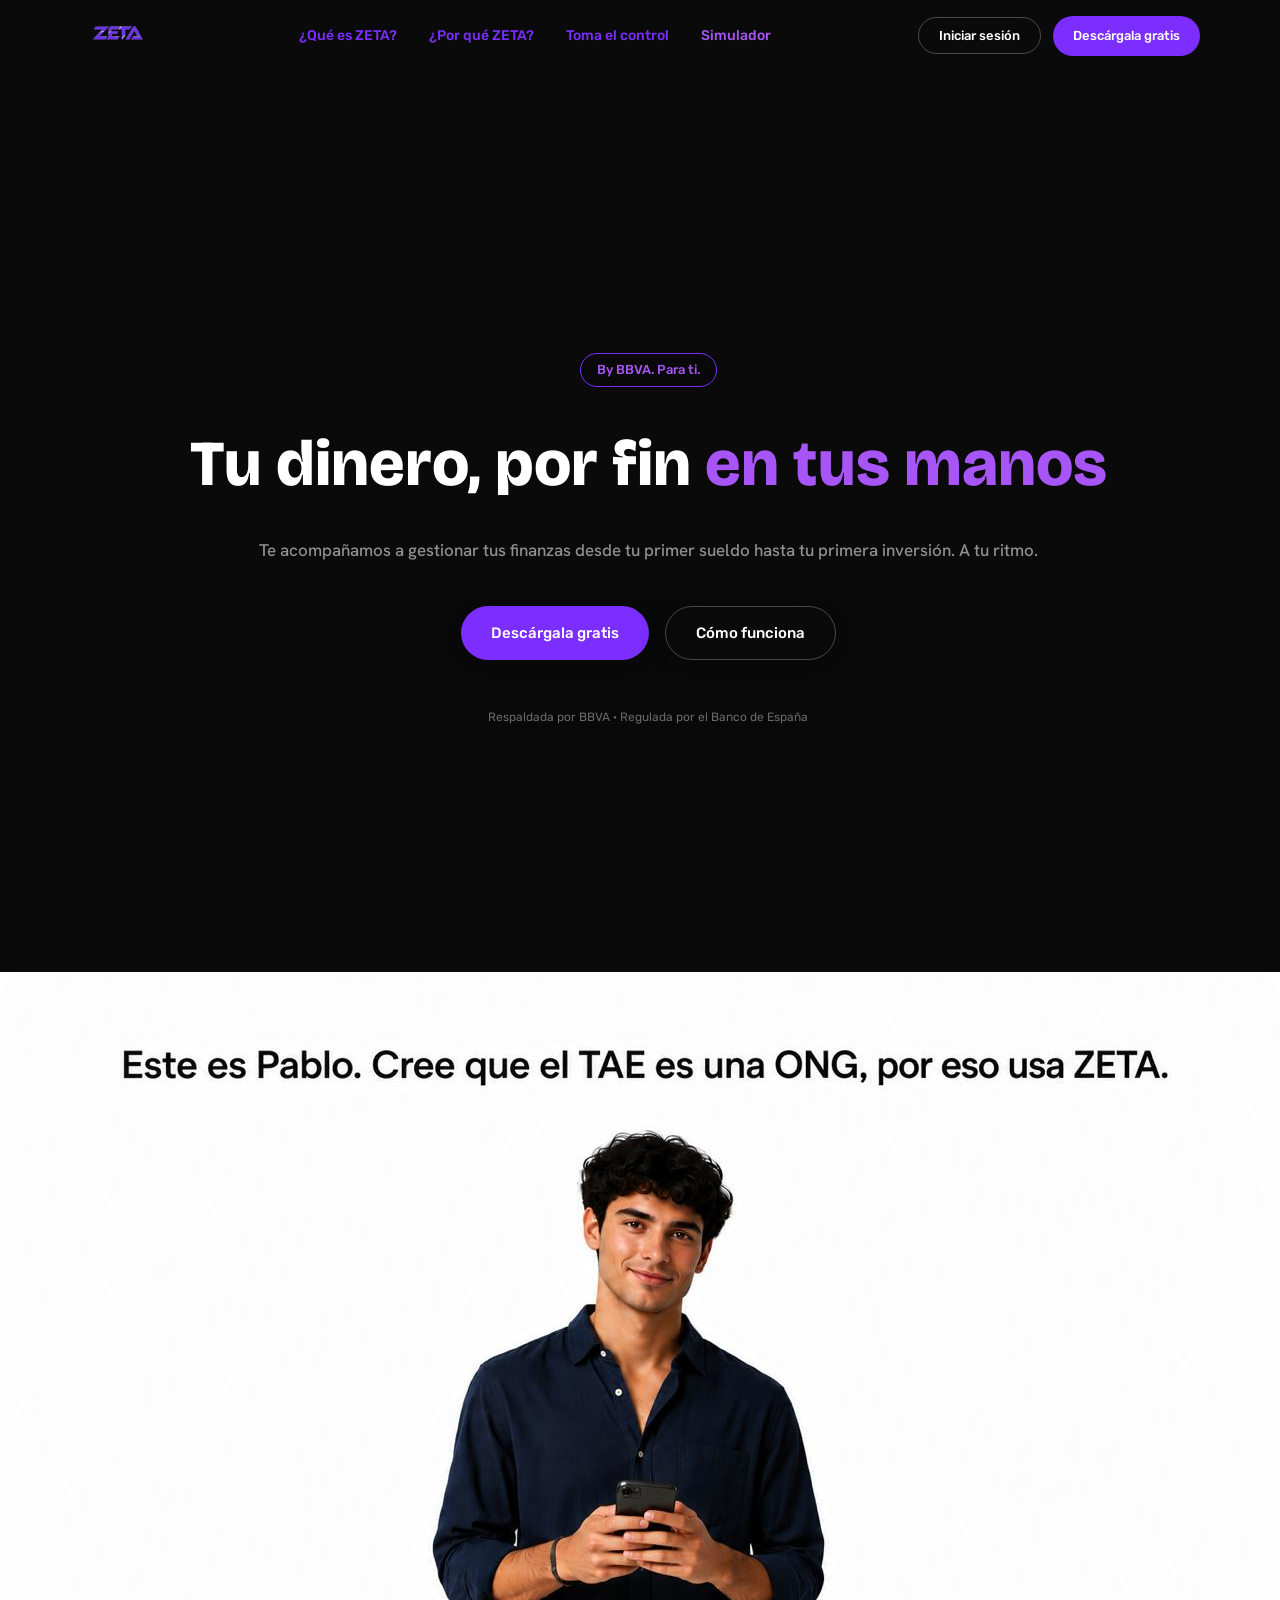
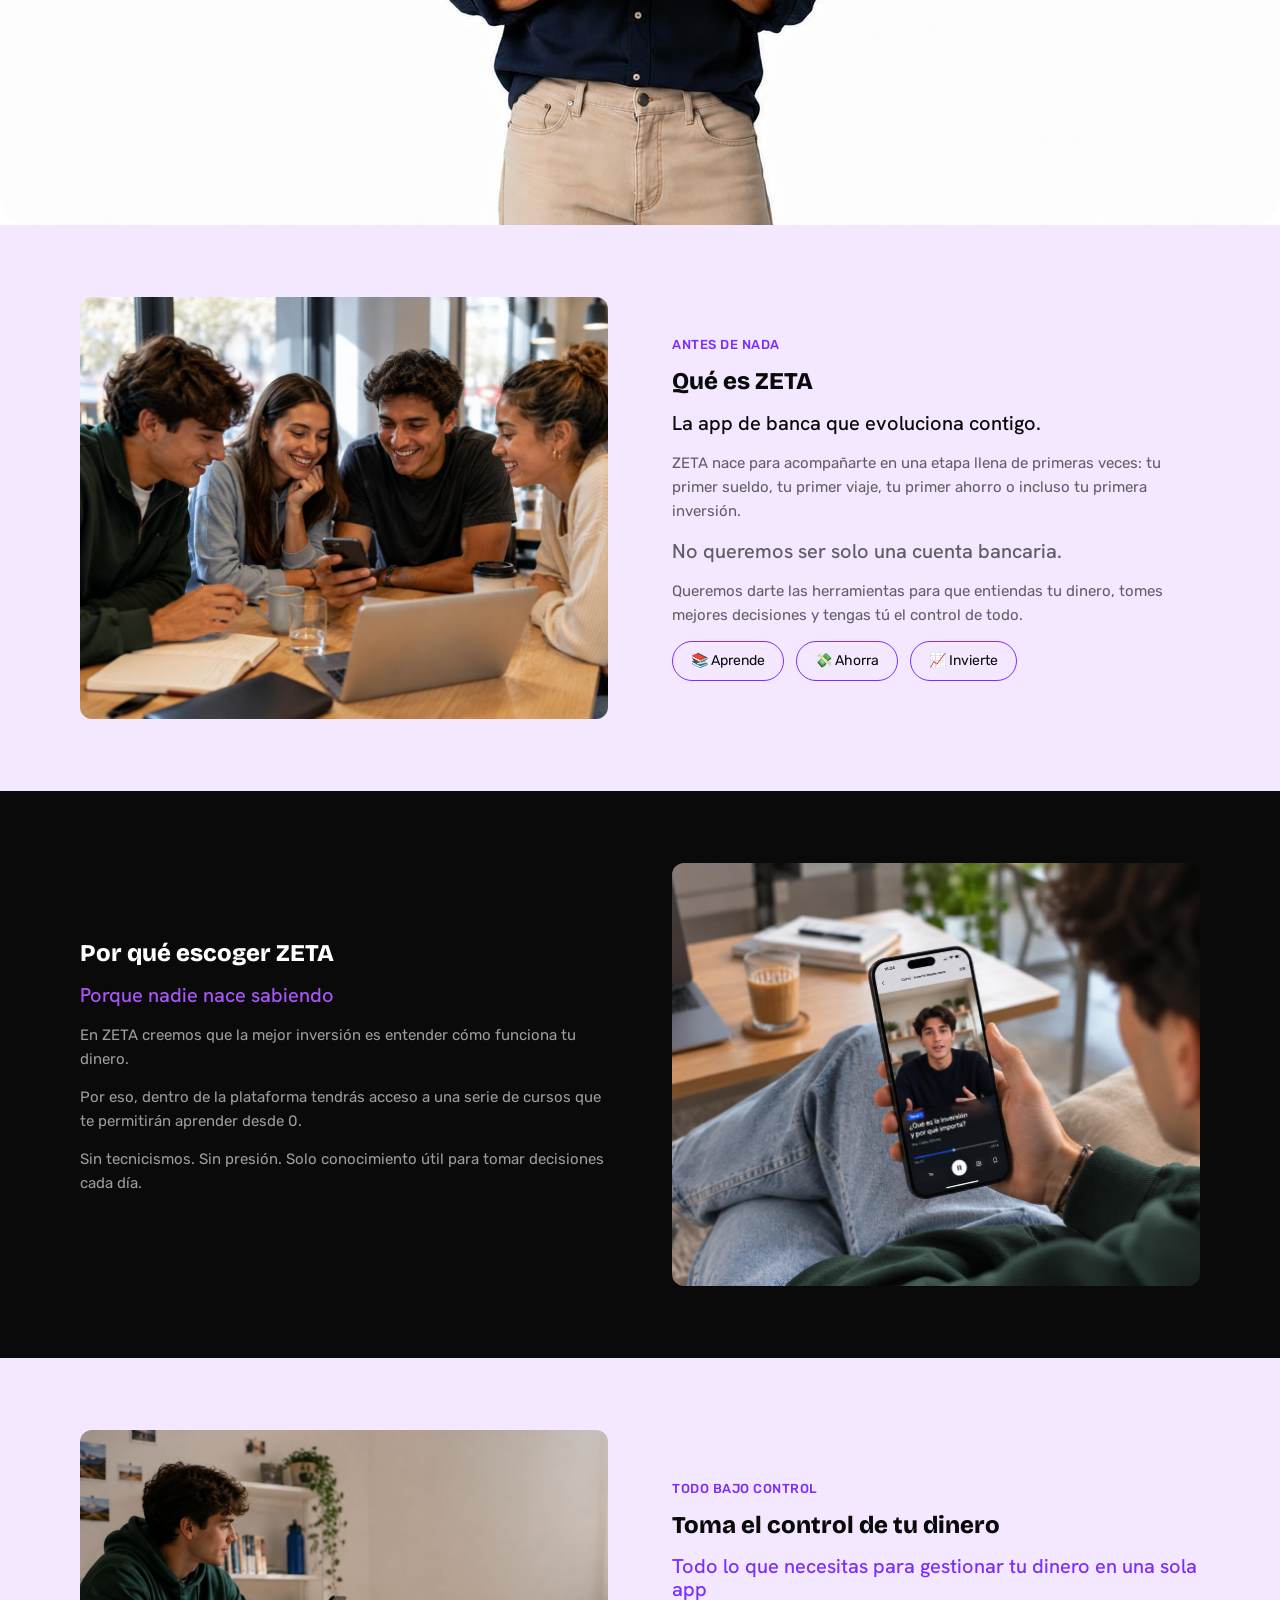
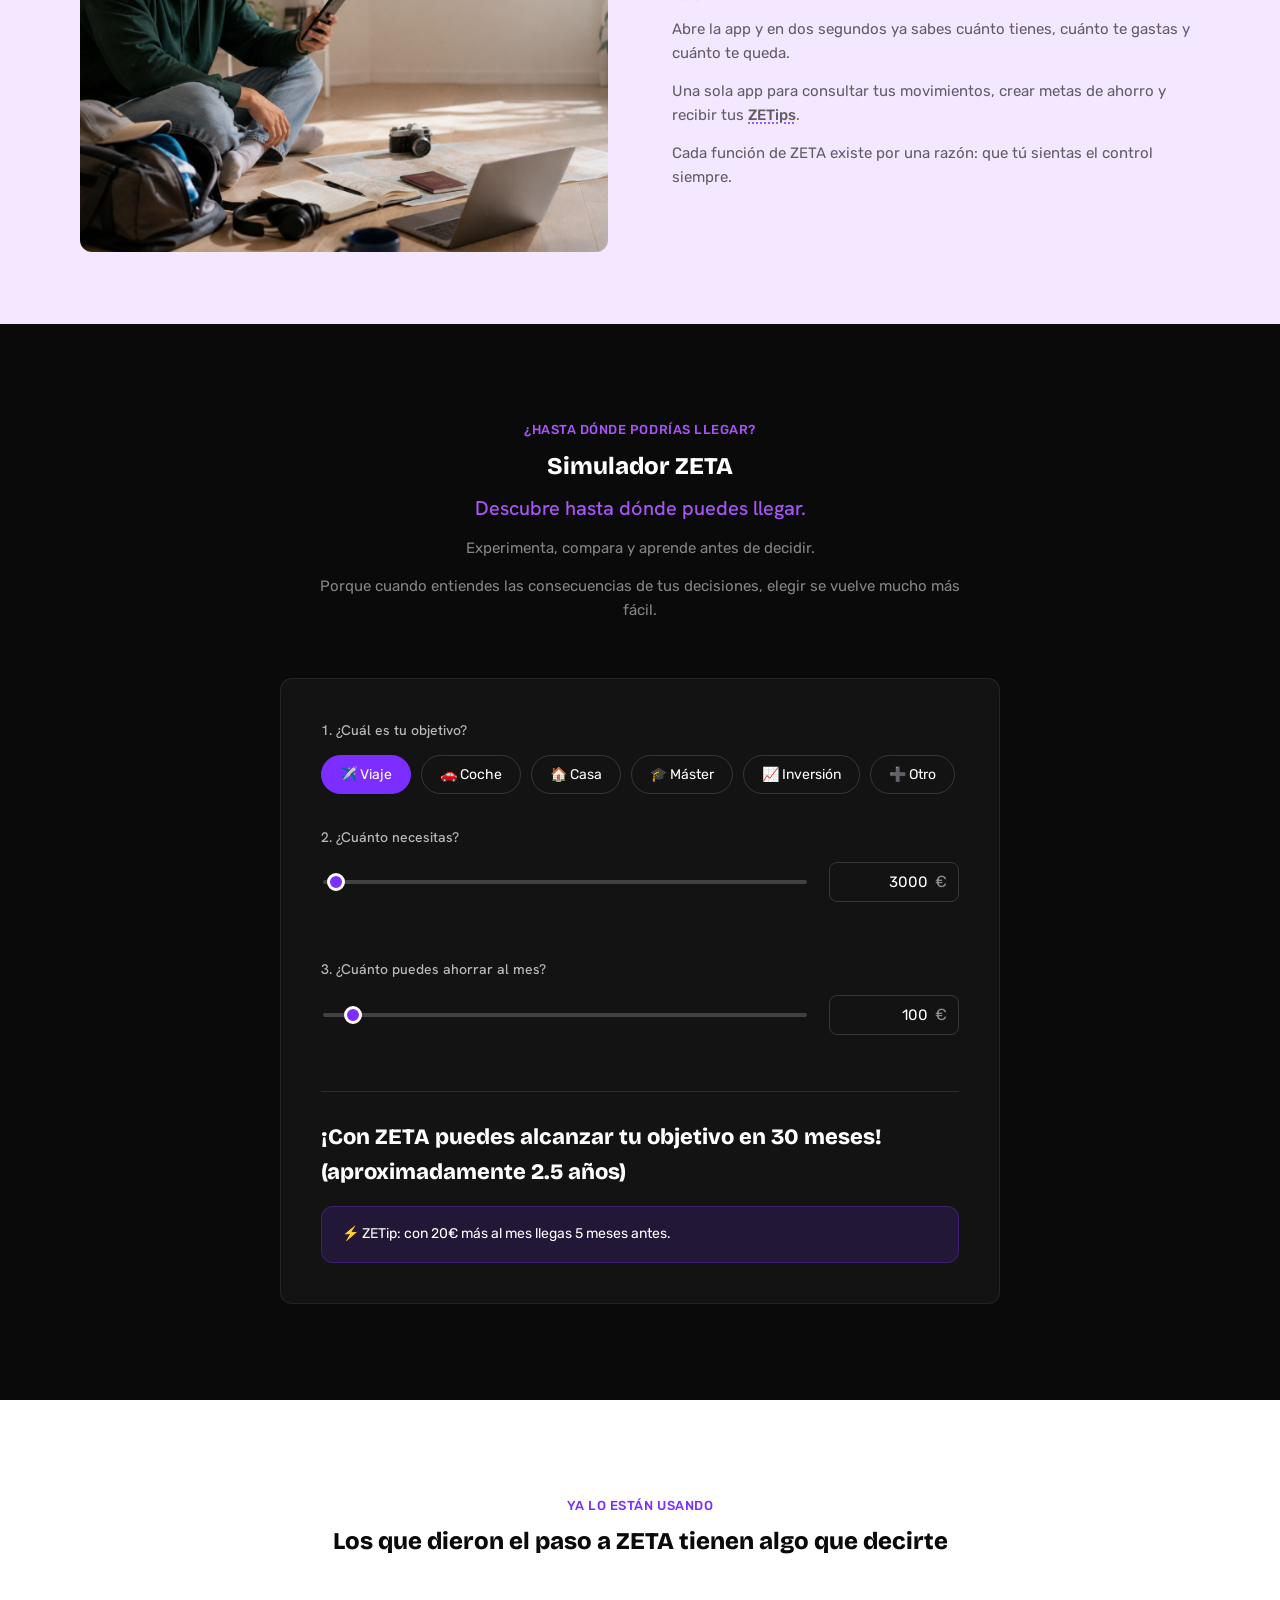
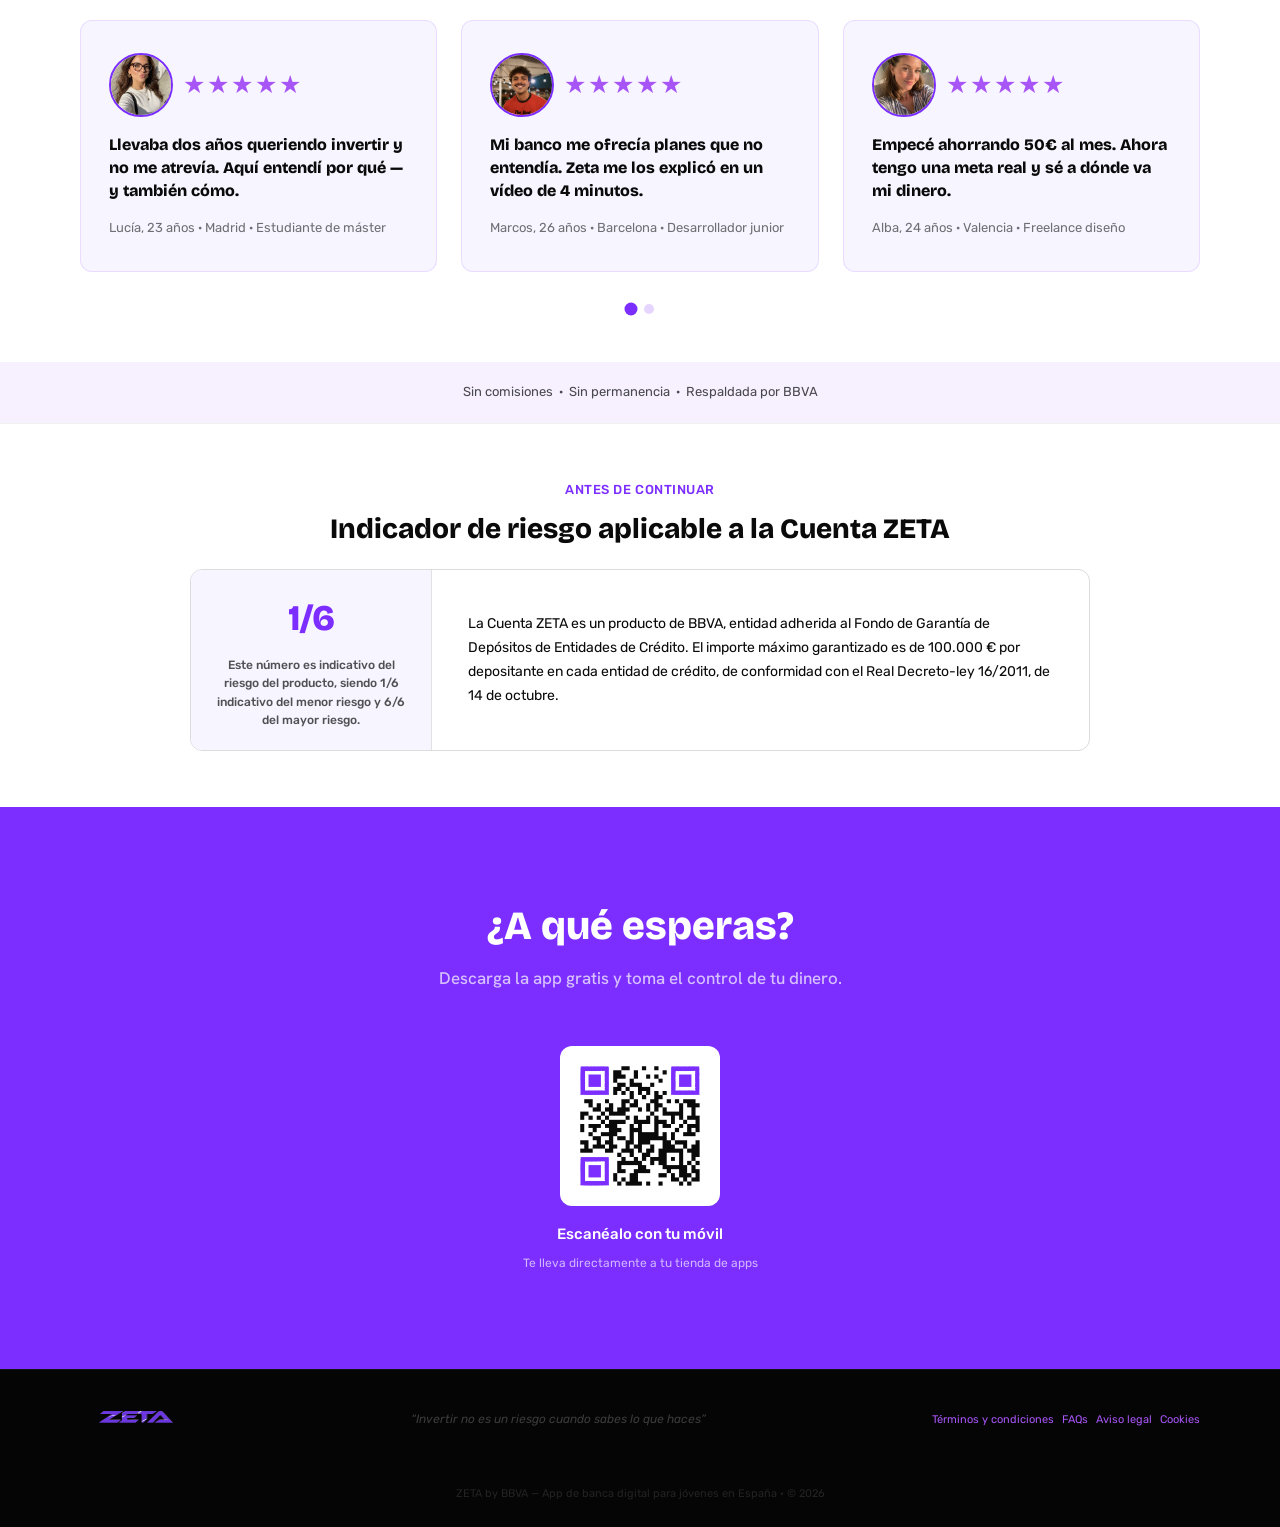
<file: index.html>
<!DOCTYPE html>
<html lang="es">
<head>
<meta charset="UTF-8">
<meta name="viewport" content="width=device-width, initial-scale=1.0">
<title>ZETA by BBVA | App de banca y ahorro para jóvenes</title>
<meta name="description" content="Aprende a gestionar tu dinero, ahorra desde 1€ e invierte con cabeza. ZETA es la app de BBVA para la generación que empieza. Descárgala gratis.">
<meta name="keywords" content="app banca jóvenes españa, ahorrar dinero jóvenes, invertir sin experiencia, educación financiera jóvenes, primera inversión, app ahorro gen z, banco digital millennials">
<link rel="canonical" href="https://zeta.bbva.es/">
<link rel="icon" type="image/png" href="assets/logo-zeta.png">
 
<meta property="og:title" content="ZETA — Tu dinero, por fin en tus manos">
<meta property="og:description" content="La app de BBVA para quien empieza. Aprende, ahorra e invierte sin tecnicismos.">
<meta property="og:image" content="assets/pablo.png">
<meta property="og:type" content="website">

<link rel="preconnect" href="https://fonts.googleapis.com">
<link rel="preconnect" href="https://fonts.gstatic.com" crossorigin>
<link href="https://fonts.googleapis.com/css2?family=Bricolage+Grotesque:opsz,wght@12..96,800&family=Hanken+Grotesk:wght@500&family=Rubik:wght@400;500&display=swap" rel="stylesheet">

<link rel="stylesheet" href="css/base.css">
<link rel="stylesheet" href="css/nav.css">
<link rel="stylesheet" href="css/hero.css">
<link rel="stylesheet" href="css/trust-bar.css">
<link rel="stylesheet" href="css/que-es.css">
<link rel="stylesheet" href="css/porque.css">
<link rel="stylesheet" href="css/control.css">
<link rel="stylesheet" href="css/simulador.css">
<link rel="stylesheet" href="css/testimoniales.css">
<link rel="stylesheet" href="css/riesgo.css">
<link rel="stylesheet" href="css/cta-final.css">
<link rel="stylesheet" href="css/footer.css">
<link rel="stylesheet" href="css/modales.css">

<script type="application/ld+json">
{
  "@context": "https://schema.org",
  "@type": "MobileApplication",
  "name": "ZETA",
  "description": "App de banca digital para jóvenes en España, respaldada por BBVA",
  "operatingSystem": "iOS, Android",
  "applicationCategory": "FinanceApplication",
  "offers": {
    "@type": "Offer",
    "price": "0",
    "priceCurrency": "EUR"
  },
  "author": {
    "@type": "Organization",
    "name": "BBVA"
  }
}
</script>
<script type="application/ld+json">
{
  "@context": "https://schema.org",
  "@type": "WebApplication",
  "name": "Simulador de ahorro e inversión gratuito ZETA",
  "description": "Calcula cuánto tiempo necesitas para alcanzar tu objetivo financiero con ZETA",
  "applicationCategory": "FinanceApplication",
  "offers": { "@type": "Offer", "price": "0" }
}
</script>
</head>
<body>

<a class="skip-link" href="#main-content">Saltar al contenido</a>

<!-- ======================= NAV ======================= -->
<header class="nav" id="nav">
  <div class="nav-inner">
    <a href="#hero" class="nav-logo" aria-label="ZETA — volver al inicio">
      <img src="assets/logo-zeta.png" alt="ZETA" width="132" height="44">
    </a>

    <nav class="nav-links" aria-label="Navegación principal" id="nav-links">
      <a href="#que-es" data-nav-link>¿Qué es ZETA?</a>
      <a href="#porque" data-nav-link>¿Por qué ZETA?</a>
      <a href="#control" data-nav-link>Toma el control</a>
      <a href="#simulador" data-nav-link>Simulador</a>
    </nav>

    <div class="nav-actions">
      <button type="button" class="btn btn-outline-dark btn-sm nav-login" id="open-login" aria-haspopup="dialog" aria-controls="login-modal">Iniciar sesión</button>
      <a href="#descarga" class="btn btn-primary btn-sm nav-cta">Descárgala gratis</a>
    </div>
  </div>
</header>

<main id="main-content">

  <!-- ======================= HERO ======================= -->
  <section class="hero" id="hero">
    <div class="hero-content">
      <p class="pill fade-up">By BBVA. Para ti.</p>
      <h1 class="fade-up" style="transition-delay:.15s">Tu dinero, por fin <span class="accent">en tus manos</span></h1>
      <p class="hero-subline fade-up" style="transition-delay:.3s">Te acompañamos a gestionar tus finanzas desde tu primer sueldo hasta tu primera inversión. A tu ritmo.</p>
      <div class="hero-ctas fade-up" style="transition-delay:.45s">
        <a href="#descarga" class="btn btn-primary">Descárgala gratis</a>
        <a href="#que-es" class="btn btn-outline-light">Cómo funciona</a>
      </div>
      <p class="hero-badge fade-up" style="transition-delay:.6s">Respaldada por BBVA · Regulada por el Banco de España</p>
    </div>
  </section>
     <div class="hero-media">
      <img src="assets/pablo.png" alt="Pablo, usuario de ZETA" class="hero-img">
     </div>
      
  <!-- ======================= QUÉ ES ZETA ======================= -->
  <section class="split-section split-pale" id="que-es">
    <div class="split-inner">
      <div class="split-media fade-up">
        <img src="assets/foto-que-es.png" alt="Un grupo de jóvenes en un entorno urbano usando la app de ZETA en su móvil" loading="lazy">
      </div>
      <div class="split-text">
        <p class="eyebrow eyebrow-purple fade-up">Antes de nada</p>
        <h2 class="fade-up" style="transition-delay:.1s">Qué es ZETA<span class="sr-only"> — app de banca digital para jóvenes en España</span></h2>
        <h3 class="fade-up" style="transition-delay:.2s">La app de banca que evoluciona contigo.</h3>
        <p class="fade-up" style="transition-delay:.3s">ZETA nace para acompañarte en una etapa llena de primeras veces: tu primer sueldo, tu primer viaje, tu primer ahorro o incluso tu primera inversión.</p>
        <p class="split-statement fade-up" style="transition-delay:.35s">No queremos ser solo una cuenta bancaria.</p>
        <p class="fade-up" style="transition-delay:.4s">Queremos darte las herramientas para que entiendas tu dinero, tomes mejores decisiones y tengas tú el control de todo.</p>
        <div class="chip-row fade-up" style="transition-delay:.5s">
          <span class="chip" aria-label="Aprende sobre finanzas">📚 Aprende</span>
          <span class="chip" aria-label="Ahorra dinero">💸 Ahorra</span>
          <span class="chip" aria-label="Empieza a invertir">📈 Invierte</span>
        </div>
      </div>
    </div>
  </section>

  <!-- ======================= POR QUÉ ZETA ======================= -->
  <section class="split-section split-dark" id="porque">
    <div class="split-inner">
      <div class="split-text">
        <h2 class="fade-up">Por qué escoger ZETA<span class="sr-only"> — por qué elegir ZETA para gestionar tu dinero</span></h2>
        <h3 class="fade-up" style="transition-delay:.1s">Porque nadie nace sabiendo</h3>
        <p class="fade-up" style="transition-delay:.2s">En ZETA creemos que la mejor inversión es entender cómo funciona tu dinero.</p>
        <p class="fade-up" style="transition-delay:.3s">Por eso, dentro de la plataforma tendrás acceso a una serie de cursos que te permitirán aprender desde 0.</p>
        <p class="fade-up" style="transition-delay:.4s">Sin tecnicismos. Sin presión. Solo conocimiento útil para tomar decisiones cada día.</p>
      </div>
      <div class="split-media fade-up">
        <img src="assets/foto-simulador.png" alt="Interfaz gamificada de la app ZETA mostrando un recorrido de aprendizaje con niveles" loading="lazy">
      </div>
    </div>
  </section>

  <!-- ======================= TOMA EL CONTROL ======================= -->
  <section class="split-section split-pale" id="control">
    <div class="split-inner">
      <div class="split-media fade-up">
        <img src="assets/foto-control.png" alt="Smartphone mostrando la app ZETA con gráficos de gastos, objetivos y notificaciones" loading="lazy">
      </div>
      <div class="split-text">
        <p class="eyebrow eyebrow-purple fade-up">Todo bajo control</p>
        <h2 class="fade-up" style="transition-delay:.1s">Toma el control de tu dinero</h2>
        <h3 class="h3-purple fade-up" style="transition-delay:.2s">Todo lo que necesitas para gestionar tu dinero en una sola app</h3>
        <p class="fade-up" style="transition-delay:.3s">Abre la app y en dos segundos ya sabes cuánto tienes, cuánto te gastas y cuánto te queda.</p>
        <p class="fade-up" style="transition-delay:.35s">Una sola app para consultar tus movimientos, crear metas de ahorro y recibir tus <span class="tooltip-trigger" data-tooltip="Consejos personalizados basados en tus hábitos financieros." tabindex="0" aria-describedby="tooltip-zetips">ZETips</span><span role="tooltip" id="tooltip-zetips" class="tooltip">Consejos personalizados basados en tus hábitos financieros.</span>.</p>
        <p class="fade-up" style="transition-delay:.4s">Cada función de ZETA existe por una razón: que tú sientas el control siempre.</p>
      </div>
    </div>
  </section>

  <!-- ======================= SIMULADOR ======================= -->
  <section class="sim-section" id="simulador">
    <div class="sim-header">
      <p class="eyebrow fade-up">¿Hasta dónde podrías llegar?</p>
      <h2 class="fade-up" style="transition-delay:.1s">Simulador ZETA</h2>
      <h3 class="sim-subheading fade-up" style="transition-delay:.15s">Descubre hasta dónde puedes llegar.</h3>
      <p class="sim-subtext fade-up" style="transition-delay:.2s">Experimenta, compara y aprende antes de decidir.</p>
      <p class="sim-subtext fade-up" style="transition-delay:.25s">Porque cuando entiendes las consecuencias de tus decisiones, elegir se vuelve mucho más fácil.</p>
    </div>

    <div class="sim-body fade-up" style="transition-delay:.3s">

      <!-- Paso 1: objetivo -->
      <div class="sim-step">
        <p class="sim-step-label">1. ¿Cuál es tu objetivo?</p>
        <div class="chip-select" id="sim-goal-chips" role="group" aria-label="Selecciona tu objetivo de ahorro">
          <button type="button" class="chip-option" data-goal="viaje" data-default="3000" aria-pressed="true">✈️ Viaje</button>
          <button type="button" class="chip-option" data-goal="coche" data-default="15000" aria-pressed="false">🚗 Coche</button>
          <button type="button" class="chip-option" data-goal="casa" data-default="150000" aria-pressed="false">🏠 Casa</button>
          <button type="button" class="chip-option" data-goal="master" data-default="12000" aria-pressed="false">🎓 Máster</button>
          <button type="button" class="chip-option" data-goal="inversion" data-default="10000" aria-pressed="false">📈 Inversión</button>
          <button type="button" class="chip-option" data-goal="otro" data-default="5000" aria-pressed="false">➕ Otro</button>
        </div>
      </div>

      <!-- Paso 2: cantidad -->
      <div class="sim-step">
        <p class="sim-step-label">2. ¿Cuánto necesitas?</p>
        <div class="sim-slider-row">
          <input type="range" id="sim-cantidad-slider" class="sim-slider" min="500" max="300000" step="500" value="3000" aria-label="Cantidad objetivo en euros">
          <div class="sim-input-wrapper">
            <input type="number" id="sim-cantidad-input" class="sim-input" min="500" max="300000" step="500" value="3000" aria-label="Cantidad objetivo, valor numérico">
            <span class="sim-input-symbol">€</span>
          </div>
        </div>
        <span class="sim-field-error" id="sim-cantidad-error" aria-live="polite"></span>
      </div>

      <!-- Paso 3: ahorro mensual -->
      <div class="sim-step">
        <p class="sim-step-label">3. ¿Cuánto puedes ahorrar al mes?</p>
        <div class="sim-slider-row">
          <input type="range" id="sim-ahorro-slider" class="sim-slider" min="10" max="2000" step="10" value="100" aria-label="Ahorro mensual en euros">
          <div class="sim-input-wrapper">
            <input type="number" id="sim-ahorro-input" class="sim-input" min="10" max="2000" step="10" value="100" aria-label="Ahorro mensual, valor numérico">
            <span class="sim-input-symbol">€</span>
          </div>
        </div>
        <span class="sim-field-error" id="sim-ahorro-error" aria-live="polite"></span>
      </div>

      <!-- Resultado -->
      <div class="sim-result" id="sim-result">
        <p class="sim-result-text" id="sim-result-text" aria-live="polite">Completa los datos anteriores para ver tu resultado.</p>
        <div class="zetip" id="sim-zetip" aria-live="polite" hidden>
          <p id="sim-zetip-text"></p>
        </div>
      </div>
    </div>
  </section>

    <!-- ======================= TESTIMONIALES ======================= -->
  <section class="testimonials-section">
    <div class="testimonials-header">
      <p class="eyebrow eyebrow-purple fade-up">Ya lo están usando</p>
      <h2 class="fade-up" style="transition-delay:.1s">
        Los que dieron el paso a ZETA tienen algo que decirte
      </h2>
    </div>

    <div class="testimonials-carousel" aria-label="Testimonios de usuarios">
      <div class="testimonials-track" id="testimonials-track">

        <!-- GRUPO 1 -->
        <div class="testimonials-slide" aria-hidden="false">
          <blockquote class="testimonial-card"
            itemscope itemtype="https://schema.org/Review">
            <div class="testimonial-head">
            <div class="testimoniales-image">
              <img src="assets/user1.png"
                   alt="Lucía, usuaria de ZETA" loading="lazy">
            </div>
              <div class="star-rating" itemprop="reviewRating"
              itemscope itemtype="https://schema.org/Rating"
              aria-label="Valoración: 5 de 5 estrellas">
              <span aria-hidden="true">★★★★★</span>
              <meta itemprop="ratingValue" content="5">
              <meta itemprop="bestRating" content="5">
            </div>
            </div>
            <p itemprop="reviewBody">Llevaba dos años queriendo invertir
            y no me atrevía. Aquí entendí por qué — y también cómo.</p>
            <footer itemprop="author" itemscope
              itemtype="https://schema.org/Person">
              <span itemprop="name">
                Lucía, 23 años · Madrid · Estudiante de máster
              </span>
            </footer>
            <span itemprop="itemReviewed" itemscope
              itemtype="https://schema.org/MobileApplication" hidden>
              <span itemprop="name">ZETA</span>
            </span>
          </blockquote>

          <blockquote class="testimonial-card"
            itemscope itemtype="https://schema.org/Review">
            <div class="testimonial-head">
            <div class="testimoniales-image">
              <img src="assets/user2.png"
                   alt="Marcos, usuario de ZETA" loading="lazy">
            </div>
              <div class="star-rating" itemprop="reviewRating"
              itemscope itemtype="https://schema.org/Rating"
              aria-label="Valoración: 5 de 5 estrellas">
              <span aria-hidden="true">★★★★★</span>
              <meta itemprop="ratingValue" content="5">
              <meta itemprop="bestRating" content="5">
            </div>
            </div>
            <p itemprop="reviewBody">Mi banco me ofrecía planes que no
            entendía. Zeta me los explicó en un vídeo de 4 minutos.</p>
            <footer itemprop="author" itemscope
              itemtype="https://schema.org/Person">
              <span itemprop="name">
                Marcos, 26 años · Barcelona · Desarrollador junior
              </span>
            </footer>
            <span itemprop="itemReviewed" itemscope
              itemtype="https://schema.org/MobileApplication" hidden>
              <span itemprop="name">ZETA</span>
            </span>
          </blockquote>

          <blockquote class="testimonial-card"
            itemscope itemtype="https://schema.org/Review">
            <div class="testimonial-head">
            <div class="testimoniales-image">
              <img src="assets/user3.jpg"
                   alt="Alba, usuaria de ZETA" loading="lazy">
            </div>
             <div class="star-rating" itemprop="reviewRating"
              itemscope itemtype="https://schema.org/Rating"
              aria-label="Valoración: 5 de 5 estrellas">
              <span aria-hidden="true">★★★★★</span>
              <meta itemprop="ratingValue" content="5">
              <meta itemprop="bestRating" content="5">
            </div>
            </div>
            <p itemprop="reviewBody">Empecé ahorrando 50€ al mes.
            Ahora tengo una meta real y sé a dónde va mi dinero.</p>
            <footer itemprop="author" itemscope
              itemtype="https://schema.org/Person">
              <span itemprop="name">
                Alba, 24 años · Valencia · Freelance diseño
              </span>
            </footer>
            <span itemprop="itemReviewed" itemscope
              itemtype="https://schema.org/MobileApplication" hidden>
              <span itemprop="name">ZETA</span>
            </span>
          </blockquote>
        </div>

        <!-- GRUPO 2 -->
        <div class="testimonials-slide" aria-hidden="true">
          <blockquote class="testimonial-card"
            itemscope itemtype="https://schema.org/Review">
            <div class="testimonial-head">
            <div class="testimoniales-image">
              <img src="assets/user4.png"
                   alt="Diego, usuario de ZETA" loading="lazy">
            </div>
              <div class="star-rating" itemprop="reviewRating"
              itemscope itemtype="https://schema.org/Rating"
              aria-label="Valoración: 5 de 5 estrellas">
              <span aria-hidden="true">★★★★★</span>
              <meta itemprop="ratingValue" content="5">
              <meta itemprop="bestRating" content="5">
            </div>
            </div>
            <p itemprop="reviewBody">Por fin una app que me explica
            qué es el interés compuesto sin hacerme sentir tonto.</p>
            <footer itemprop="author" itemscope
              itemtype="https://schema.org/Person">
              <span itemprop="name">
                Diego, 25 años · Sevilla · Recién graduado
              </span>
            </footer>
            <span itemprop="itemReviewed" itemscope
              itemtype="https://schema.org/MobileApplication" hidden>
              <span itemprop="name">ZETA</span>
            </span>
          </blockquote>

          <blockquote class="testimonial-card"
            itemscope itemtype="https://schema.org/Review">
            <div class="testimonial-head">
            <div class="testimoniales-image">
              <img src="assets/user5.png"
                   alt="Sara, usuaria de ZETA" loading="lazy">
            </div>
                       <div class="star-rating" itemprop="reviewRating"
              itemscope itemtype="https://schema.org/Rating"
              aria-label="Valoración: 5 de 5 estrellas">
              <span aria-hidden="true">★★★★★</span>
              <meta itemprop="ratingValue" content="5">
              <meta itemprop="bestRating" content="5">
            </div>
            </div>
            <p itemprop="reviewBody">Nunca pensé que ahorrar podría
            ser tan visual. Los retos de ahorro me engancharon
            desde el primer día.</p>
            <footer itemprop="author" itemscope
              itemtype="https://schema.org/Person">
              <span itemprop="name">
                Sara, 22 años · Bilbao · Estudiante universitaria
              </span>
            </footer>
            <span itemprop="itemReviewed" itemscope
              itemtype="https://schema.org/MobileApplication" hidden>
              <span itemprop="name">ZETA</span>
            </span>
          </blockquote>

          <blockquote class="testimonial-card"
            itemscope itemtype="https://schema.org/Review">
            <div class="testimonial-head">
            <div class="testimoniales-image">
              <img src="assets/user6.png"
                   alt="Andrés, usuario de ZETA" loading="lazy">
            </div>
                       <div class="star-rating" itemprop="reviewRating"
              itemscope itemtype="https://schema.org/Rating"
              aria-label="Valoración: 5 de 5 estrellas">
              <span aria-hidden="true">★★★★★</span>
              <meta itemprop="ratingValue" content="5">
              <meta itemprop="bestRating" content="5">
            </div>
            </div>
            <p itemprop="reviewBody">Llevo tres meses usando ZETA y ya
            tengo claro cuánto necesito para irme de piso. Antes
            ni me lo planteaba.</p>
            <footer itemprop="author" itemscope
              itemtype="https://schema.org/Person">
              <span itemprop="name">
                Andrés, 27 años · Madrid · Diseñador freelance
              </span>
            </footer>
            <span itemprop="itemReviewed" itemscope
              itemtype="https://schema.org/MobileApplication" hidden>
              <span itemprop="name">ZETA</span>
            </span>
          </blockquote>
        </div>

      </div><!-- /testimonials-track -->

      <!-- Dots de navegación -->
      <div class="testimonials-dots" role="tablist"
           aria-label="Navegación de testimonios">
        <button class="t-dot t-dot--active" role="tab"
                aria-label="Ver testimonios 1 al 3"
                aria-selected="true" data-index="0"></button>
        <button class="t-dot" role="tab"
                aria-label="Ver testimonios 4 al 6"
                aria-selected="false" data-index="1"></button>
      </div>
    </div><!-- /testimonials-carousel -->

    <div class="benefits-strip">
      <p>Sin comisiones &nbsp;·&nbsp; Sin permanencia
         &nbsp;·&nbsp; Respaldada por BBVA</p>
    </div>
  </section>

   <!-- ======================= INDICADOR DE RIESGO ======================= -->
  <section class="risk-indicator-section" id="riesgo">
    <div class="risk-indicator-inner">

      <div class="risk-indicator-header fade-up">
        <p class="eyebrow eyebrow-purple">Antes de continuar</p>
        <h2>Indicador de riesgo aplicable a la Cuenta ZETA</h2>
      </div>

      <div class="risk-box fade-up" style="transition-delay:.1s"
           role="group"
           aria-label="Indicador de riesgo del producto: nivel 1 de 6, el menor riesgo posible, y aviso del Fondo de Garantía de Depósitos">

        <div class="risk-box-score">
          <p class="risk-score-number">1/6</p>
          <p class="risk-score-legend">
            Este número es indicativo del riesgo del producto,
            siendo 1/6 indicativo del menor riesgo y 6/6 del
            mayor riesgo.
          </p>
        </div>

        <div class="risk-box-divider" aria-hidden="true"></div>

                <div class="risk-box-fgd">
          <p>
            La Cuenta ZETA es un producto de BBVA, entidad
            adherida al Fondo de Garantía de Depósitos de
            Entidades de Crédito. El importe máximo garantizado
            es de 100.000 € por depositante en cada entidad de
            crédito, de conformidad con el Real Decreto-ley
            16/2011, de 14 de octubre.
          </p>
        </div>

      </div>
    </div>
  </section>

  <!-- ======================= CTA FINAL ======================= -->
  <section class="cta-final" id="descarga">
    <h3 class="fade-up">¿A qué esperas?</h3>
    <p class="fade-up" style="transition-delay:.1s">Descarga la app gratis y toma el control de tu dinero.</p>

    <a href="https://www.apple.com/es/app-store/" 
     class="cta-qr fade-up" 
     style="transition-delay:.2s" 
     aria-label="Ir a la página de descarga de la app ZETA"
     target="_blank"
     rel="noopener noreferrer">
  <div class="cta-qr-box">
    <img src="assets/qr-zeta.png" alt="Código QR para descargar la app ZETA">
  </div>
  <p class="cta-qr-label">Escanéalo con tu móvil</p>
  <p class="cta-qr-subtext">Te lleva directamente a tu tienda de apps</p>
   </a>
   <a href="https://www.apple.com/es/app-store/"
      class="btn cta-mobile-btn fade-up"
      style="transition-delay:.2s"
      target="_blank"
      rel="noopener noreferrer">
    Descárgala gratis
   </a>
  </section>

</main>

<!-- ======================= FOOTER ======================= -->
<footer class="site-footer">

  <!-- Franja superior: logo + tagline + nav legal -->
  <div class="footer-inner">
    <a href="#hero" class="footer-logo"
       aria-label="ZETA — volver al inicio">
      <img src="assets/logo-zeta.png" alt="ZETA"
           width="105" height="35">
    </a>
    <p class="footer-tagline">
      &ldquo;Invertir no es un riesgo cuando sabes
      lo que haces&rdquo;
    </p>
    <nav class="footer-links" aria-label="Enlaces legales">
      <button class="footer-expand-btn"
              aria-expanded="false"
              aria-controls="panel-terminos"
              data-panel="panel-terminos">
        Términos y condiciones
      </button>
      <button class="footer-expand-btn"
              aria-expanded="false"
              aria-controls="panel-faqs"
              data-panel="panel-faqs">
        FAQs
      </button>
      <button class="footer-expand-btn"
              aria-expanded="false"
              aria-controls="panel-aviso"
              data-panel="panel-aviso">
        Aviso legal
      </button>
      <button class="footer-expand-btn"
              aria-expanded="false"
              aria-controls="panel-cookies"
              data-panel="panel-cookies">
        Cookies
      </button>
    </nav>
  </div>

  <!-- Paneles desplegables -->
  <div class="footer-panels">

    <!-- Términos y condiciones -->
    <div class="footer-panel" id="panel-terminos"
         role="region" aria-label="Términos y condiciones"
         hidden>
      <div class="footer-panel-inner">
        <button class="footer-panel-close"
                data-panel="panel-terminos"
                aria-label="Cerrar términos y condiciones">
          &times;
        </button>
        <h3>Términos y condiciones</h3>

        <div class="faq-item">
          <h4>1. Titularidad</h4>
          <p>ZETA es un servicio de banca digital ofrecido por
          BBVA S.A., entidad supervisada por el Banco de España
          e inscrita en el Registro Mercantil de Vizcaya.</p>
        </div>

        <div class="faq-item">
          <h4>2. Acceso y uso del servicio</h4>
          <p>El acceso a ZETA está destinado a personas físicas
          mayores de 18 años residentes en España. El usuario se
          compromete a hacer un uso lícito del servicio y a no
          facilitar datos falsos durante el proceso de registro.</p>
        </div>

        <div class="faq-item">
          <h4>3. Registro y seguridad</h4>
          <p>El usuario es responsable de mantener la
          confidencialidad de sus credenciales de acceso.
          ZETA nunca solicitará tu contraseña por email, teléfono
          o cualquier otro canal externo a la app.</p>
        </div>

        <div class="faq-item">
          <h4>4. Productos y servicios</h4>
          <p>ZETA ofrece servicios de gestión de cuenta, ahorro e
          inversión a través de productos regulados y supervisados
          por el Banco de España y la CNMV. Las rentabilidades
          históricas mostradas no garantizan rendimientos futuros.</p>
        </div>

        <div class="faq-item">
          <h4>5. Protección de datos</h4>
          <p>El tratamiento de tus datos personales se realiza
          conforme al RGPD y la LOPDGDD. Puedes consultar nuestra
          Política de Privacidad para conocer cómo recopilamos,
          usamos y protegemos tu información.</p>
        </div>

        <div class="faq-item">
          <h4>6. Modificaciones</h4>
          <p>ZETA se reserva el derecho de modificar estos términos
          con previo aviso. El uso continuado del servicio tras la
          notificación implica la aceptación de los nuevos términos.</p>
        </div>

        <div class="faq-item">
          <h4>7. Legislación aplicable</h4>
          <p>Estos términos se rigen por la legislación española.
          Para cualquier controversia, las partes se someten a los
          juzgados y tribunales del domicilio del usuario.</p>
        </div>
      </div>
    </div>

    <!-- FAQs -->
    <div class="footer-panel" id="panel-faqs"
         role="region" aria-label="Preguntas frecuentes"
         hidden>
      <div class="footer-panel-inner">
        <button class="footer-panel-close"
                data-panel="panel-faqs"
                aria-label="Cerrar FAQs">
          &times;
        </button>
        <h3>Preguntas frecuentes</h3>

        <div class="faq-item">
          <h4>¿Qué es ZETA?</h4>
          <p>ZETA es la app de banca digital de BBVA pensada para
          jóvenes. Te permite aprender sobre finanzas, ahorrar
          desde 1€ e invertir cuando estés listo, todo desde
          una sola app y sin tecnicismos.</p>
        </div>
        <div class="faq-item">
          <h4>¿Es segura ZETA?</h4>
          <p>Sí. ZETA está respaldada por BBVA, supervisada por
          el Banco de España y protege tus datos con cifrado de
          extremo a extremo. Tu dinero está tan seguro como en
          cualquier banco tradicional.</p>
        </div>
        <div class="faq-item">
          <h4>¿Tiene comisiones?</h4>
          <p>No. ZETA no cobra comisiones de mantenimiento ni de
          operativa básica. Algunos productos de inversión pueden
          tener comisiones propias, que siempre se informan antes
          de contratar.</p>
        </div>
        <div class="faq-item">
          <h4>¿Cómo me registro?</h4>
          <p>Descarga la app, introduce tu nombre, email y crea
          una contraseña. El proceso de verificación de identidad
          se completa dentro de la app en menos de 5 minutos
          con tu DNI.</p>
        </div>
        <div class="faq-item">
          <h4>¿Desde qué edad puedo usar ZETA?</h4>
          <p>ZETA está disponible para mayores de 18 años
          residentes en España.</p>
        </div>
        <div class="faq-item">
          <h4>¿Qué pasa con mis datos?</h4>
          <p>Tus datos se tratan conforme al RGPD. Nunca los
          vendemos a terceros. Puedes ejercer tus derechos de
          acceso, rectificación y cancelación en cualquier momento
          desde la app o escribiendo a privacidad@zeta.bbva.es.</p>
        </div>
        <div class="faq-item">
          <h4>¿Puedo cancelar mi cuenta?</h4>
          <p>Sí, en cualquier momento desde la app sin penalización
          ni permanencia mínima.</p>
        </div>
        <div class="faq-item">
          <h4>¿Los ZETips son consejos financieros?</h4>
          <p>Los ZETips son sugerencias basadas en tus hábitos de
          uso de la app. No constituyen asesoramiento financiero
          regulado. Para decisiones de inversión significativas,
          consulta con un asesor certificado.</p>
        </div>
      </div>
    </div>

    <!-- Aviso legal -->
    <div class="footer-panel" id="panel-aviso"
         role="region" aria-label="Aviso legal"
         hidden>
      <div class="footer-panel-inner">
        <button class="footer-panel-close"
                data-panel="panel-aviso"
                aria-label="Cerrar aviso legal">
          &times;
        </button>
        <h3>Aviso legal</h3>

        <div class="faq-item">
          <h4>Titular del sitio web</h4>
          <p>BBVA S.A. — CIF: A-48265169<br>
          Domicilio social: Calle Azul 4, 28050 Madrid, España<br>
          Inscrita en el Registro Mercantil de Vizcaya.</p>
        </div>

        <div class="faq-item">
          <h4>Objeto</h4>
          <p>El presente sitio web tiene carácter meramente
          informativo y promocional del servicio ZETA. La
          contratación efectiva de productos y servicios se
          realiza exclusivamente a través de la app oficial.</p>
        </div>

        <div class="faq-item">
          <h4>Propiedad intelectual</h4>
          <p>Todos los contenidos del sitio (textos, imágenes,
          logotipos, diseño) son propiedad de BBVA S.A. o de
          terceros que han autorizado su uso. Queda prohibida su
          reproducción sin autorización expresa.</p>
        </div>

        <div class="faq-item">
          <h4>Cookies</h4>
          <p>Este sitio utiliza cookies técnicas necesarias y
          cookies analíticas para mejorar la experiencia.
          Puedes gestionar tus preferencias en el panel
          de cookies.</p>
        </div>

        <div class="faq-item">
          <h4>Rentabilidades</h4>
          <p>Las rentabilidades históricas mencionadas en este
          sitio corresponden a medias históricas de productos
          de referencia y no garantizan rendimientos futuros.
          Invertir conlleva riesgo de pérdida del capital.</p>
        </div>

        <div class="faq-item">
          <h4>Contacto</h4>
          <p>Para consultas legales: legal@zeta.bbva.es</p>
        </div>
      </div>
    </div>

    <!-- Cookies -->
    <div class="footer-panel" id="panel-cookies"
         role="region" aria-label="Política de cookies"
         hidden>
      <div class="footer-panel-inner">
        <button class="footer-panel-close"
                data-panel="panel-cookies"
                aria-label="Cerrar política de cookies">
          &times;
        </button>
        <h3>Política de cookies</h3>
        <p class="footer-panel-intro">ZETA utiliza cookies para
        garantizar el correcto funcionamiento del sitio y
        mejorar tu experiencia.</p>

        <div class="faq-item">
          <h4>Cookies técnicas</h4>
          <p>Necesarias para el funcionamiento básico del sitio.
          No requieren consentimiento y no pueden desactivarse.</p>
        </div>

        <div class="faq-item">
          <h4>Cookies analíticas</h4>
          <p>Nos ayudan a entender cómo interactúas con el sitio
          para mejorar su rendimiento. Puedes desactivarlas sin
          que afecte a la funcionalidad.</p>
        </div>

        <div class="faq-item">
          <h4>Gestión de preferencias</h4>
          <p>Puedes modificar tus preferencias de cookies en
          cualquier momento desde el panel de configuración
          de tu navegador o contactando con nosotros en
          privacidad@zeta.bbva.es.</p>
        </div>
      </div>
    </div>

  </div><!-- /footer-panels -->

  <p class="footer-seo-line">
    ZETA by BBVA — App de banca digital para jóvenes
    en España · © 2026
  </p>
</footer>

<!-- ======================= OVERLAY TOOLTIP (mobile) ======================= -->
<div class="tooltip-overlay" id="tooltip-overlay" hidden></div>

<!-- ======================= MODAL LOGIN ======================= -->
<div class="modal-overlay" id="login-modal" role="dialog" aria-modal="true" aria-labelledby="login-title" hidden>
  <div class="modal" role="document">
    <button type="button" class="modal-close" data-modal-close aria-label="Cerrar">&times;</button>
    <img src="assets/logo-zeta.png" alt="ZETA" class="modal-logo" width="102" height="34">
    <h3 id="login-title">Bienvenido de nuevo</h3>

    <form id="login-form" novalidate>
      <div class="form-field">
        <label for="login-email">Email</label>
        <input type="email" id="login-email" name="email" autocomplete="email">
        <span class="field-error" data-error-for="login-email"></span>
      </div>
      <div class="form-field">
        <label for="login-password">Contraseña</label>
        <div class="password-wrapper">
          <input type="password" id="login-password" name="password" autocomplete="current-password">
          <button type="button" class="password-toggle" data-password-toggle="login-password" aria-label="Mostrar contraseña">Ver</button>
        </div>
        <span class="field-error" data-error-for="login-password"></span>
      </div>
      <a href="#" class="link-inline forgot-link">¿Olvidaste tu contraseña?</a>
      <button type="submit" class="btn btn-primary btn-block">Entrar</button>
    </form>

    <div class="modal-divider"><span>¿Aún no tienes cuenta?</span></div>
    <button type="button" class="btn btn-outline-light btn-block" id="go-to-register">Regístrate</button>
  </div>
</div>

<!-- ======================= MODAL REGISTRO ======================= -->
<div class="modal-overlay" id="register-modal" role="dialog" aria-modal="true" aria-labelledby="register-title" hidden>
  <div class="modal" role="document">
    <button type="button" class="modal-close" data-modal-close aria-label="Cerrar">&times;</button>
    <img src="assets/logo-zeta.png" alt="ZETA" class="modal-logo" width="102" height="34">
    <h3 id="register-title">Crea tu cuenta</h3>

    <form id="register-form" novalidate>
      <div class="form-field">
        <label for="register-name">Nombre completo</label>
        <input type="text" id="register-name" name="name" autocomplete="name">
        <span class="field-error" data-error-for="register-name"></span>
      </div>
      <div class="form-field">
        <label for="register-email">Email</label>
        <input type="email" id="register-email" name="email" autocomplete="email">
        <span class="field-error" data-error-for="register-email"></span>
      </div>
      <div class="form-field">
        <label for="register-password">Contraseña</label>
        <div class="password-wrapper">
          <input type="password" id="register-password" name="password" autocomplete="new-password">
          <button type="button" class="password-toggle" data-password-toggle="register-password" aria-label="Mostrar contraseña">Ver</button>
        </div>
        <span class="field-error" data-error-for="register-password"></span>
      </div>

      <label class="checkbox-field">
        <input type="checkbox" id="register-terms" name="terms">
        <span>Acepto los <a href="#" class="link-inline">términos y condiciones</a> y la <a href="#" class="link-inline">política de privacidad</a></span>
      </label>
      <span class="field-error" data-error-for="register-terms"></span>

      <button type="submit" class="btn btn-primary btn-block">Crear mi cuenta</button>
    </form>

    <p class="modal-note">El proceso de verificación de identidad se completará dentro de la app.</p>
    <div class="modal-divider"><span>¿Ya tienes cuenta?</span></div>
    <button type="button" class="link-inline modal-switch" id="go-to-login">Inicia sesión</button>
  </div>
</div>

<script src="js/animations.js" defer></script>
<script src="js/nav.js" defer></script>
<script src="js/hero.js" defer></script>
<script src="js/simulador.js" defer></script>
<script src="js/testimoniales.js" defer></script>
<script src="js/modales.js" defer></script>
<script src="js/footer.js" defer></script>
</body>
</html>
</file>
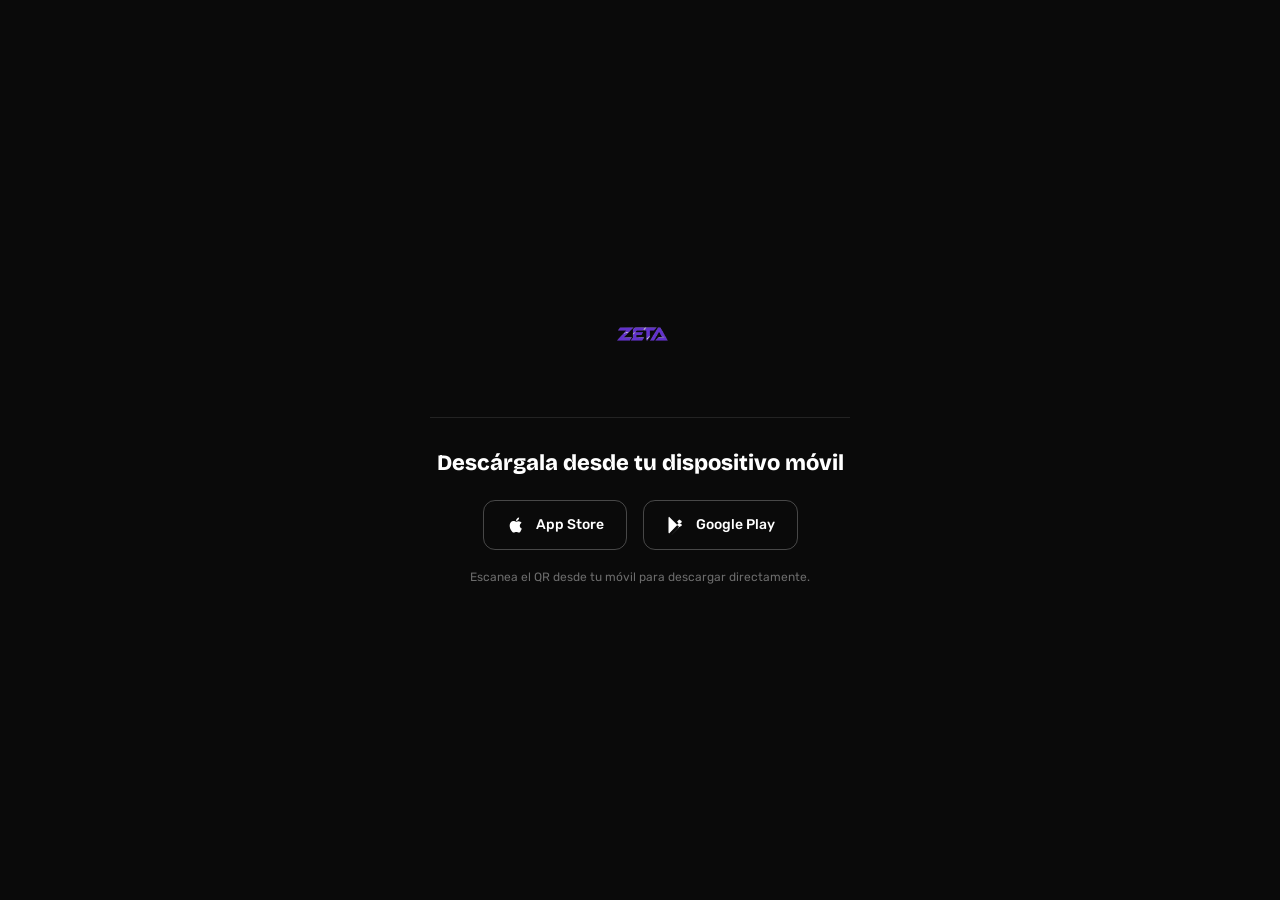
<file: download/index.html>
<!DOCTYPE html>
<html lang="es">
<head>
<meta charset="UTF-8">
<meta name="viewport" content="width=device-width, initial-scale=1.0">
<title>Descarga ZETA — Redirigiendo a tu tienda de apps</title>
<meta name="description" content="Te estamos redirigiendo a la tienda de apps correspondiente para descargar ZETA, la app de banca de BBVA para jóvenes.">
<meta name="robots" content="noindex, follow">
<link rel="canonical" href="https://zeta.bbva.es/download">
<link rel="icon" type="image/png" href="../assets/logo-zeta.png">

<link rel="preconnect" href="https://fonts.googleapis.com">
<link rel="preconnect" href="https://fonts.gstatic.com" crossorigin>
<link href="https://fonts.googleapis.com/css2?family=Bricolage+Grotesque:opsz,wght@12..96,800&family=Rubik:wght@400;500&display=swap" rel="stylesheet">

<style>
  :root {
    --purple: #7B2EFF;
    --black: #0A0A0A;
    --white: #FFFFFF;
    --font-heading: 'Bricolage Grotesque', 'Segoe UI', sans-serif;
    --font-body: 'Rubik', 'Segoe UI', sans-serif;
    --radius: 12px;
  }
  * { box-sizing: border-box; }
  html, body {
    margin: 0;
    height: 100%;
    background: var(--black);
    font-family: var(--font-body);
  }
  body {
    display: flex;
    align-items: center;
    justify-content: center;
    padding: 24px;
  }
  main {
    width: 100%;
    max-width: 420px;
    text-align: center;
  }
  .logo {
    height: 40px;
    width: auto;
    margin: 0 auto 24px;
    opacity: 0.9;
  }
  .redirect-text {
    color: var(--white);
    font-size: 15px;
    margin: 0 0 8px;
  }
  .spinner {
    width: 28px;
    height: 28px;
    margin: 0 auto 20px;
    border: 3px solid rgba(255, 255, 255, 0.15);
    border-top-color: var(--purple);
    border-radius: 50%;
    animation: spin 0.8s linear infinite;
  }
  @media (prefers-reduced-motion: reduce) {
    .spinner { animation: none; }
  }
  @keyframes spin { to { transform: rotate(360deg); } }

  #desktop-fallback {
    display: none;
    margin-top: 32px;
    padding-top: 32px;
    border-top: 1px solid rgba(255, 255, 255, 0.1);
  }
  #desktop-fallback h1 {
    font-family: var(--font-heading);
    font-weight: 800;
    font-size: 22px;
    color: var(--white);
    margin: 0 0 24px;
  }
  .store-links {
    display: flex;
    justify-content: center;
    gap: 16px;
    flex-wrap: wrap;
    margin-bottom: 20px;
  }
  .store-btn {
    display: inline-flex;
    align-items: center;
    gap: 10px;
    background: transparent;
    color: var(--white);
    border: 1px solid rgba(255, 255, 255, 0.25);
    border-radius: var(--radius);
    padding: 14px 22px;
    font-family: var(--font-body);
    font-weight: 500;
    font-size: 14px;
    text-decoration: none;
    transition: border-color 0.25s ease;
  }
  .store-btn:hover { border-color: var(--purple); }
  .store-btn:focus-visible { outline: 2px solid var(--purple); outline-offset: 2px; }

  .fallback-note {
    font-size: 12px;
    color: rgba(255, 255, 255, 0.4);
    margin: 0;
  }
</style>
</head>
<body>

<main>
  <img src="../assets/logo-zeta.png" alt="ZETA" class="logo">

  <div id="redirect-status">
    <div class="spinner" role="status" aria-label="Redirigiendo"></div>
    <p class="redirect-text">Redirigiendo a la app...</p>
  </div>

  <div id="desktop-fallback">
    <h1>Descárgala desde tu dispositivo móvil</h1>
    <div class="store-links">
      <a href="https://apps.apple.com/app/zeta/[ID_APP]" class="store-btn" aria-label="Descargar ZETA en App Store">
        <!-- SUSTITUIR POR ID REAL DE APP STORE -->
        <svg viewBox="0 0 24 24" width="20" height="20" fill="currentColor" aria-hidden="true"><path d="M17.05 20.28c-.98.95-2.05.8-3.08.35-1.09-.46-2.09-.48-3.24 0-1.44.62-2.2.44-3.06-.35C2.79 15.25 3.51 7.59 9.05 7.31c1.35.07 2.29.74 3.08.8.79-.15 1.87-.83 3.15-.71 1.53.13 2.68.72 3.42 1.86-3.11 1.88-2.6 5.94.31 7.09-.5 1.38-1.15 2.75-1.96 4.03zM12.03 7.25c-.15-2.23 1.66-4.07 3.74-4.25.29 2.31-2.06 4.03-3.74 4.25z"/></svg>
        <span>App Store</span>
      </a>
      <a href="https://play.google.com/store/apps/details?id=[PACKAGE_NAME]" class="store-btn" aria-label="Descargar ZETA en Google Play">
        <!-- SUSTITUIR POR PACKAGE NAME REAL DE GOOGLE PLAY -->
        <svg viewBox="0 0 24 24" width="20" height="20" fill="currentColor" aria-hidden="true"><path d="M3.6 2.2c-.4.3-.6.8-.6 1.4v17c0 .6.2 1.1.6 1.4l.1.1L13.6 12 3.7 2.1l-.1.1zm11.3 10.6L5.9 3.8l9.7 9.7-.7.7v.1l.7.7-9.7 9.7 8.9-9zm3.4-6l-2.5-1.4-2.6 2.6 2.6 2.6 2.5-1.4c.8-.5.8-1.9 0-2.4zm-5.1 5.1l2.6 2.6 2.5-1.4c.5-.3.7-.7.8-1.2h-.1c-.1-.5-.3-.9-.8-1.2l-2.5-1.4-2.5 2.6z"/></svg>
        <span>Google Play</span>
      </a>
    </div>
    <p class="fallback-note">Escanea el QR desde tu móvil para descargar directamente.</p>
  </div>
</main>

<script>
(function () {
  'use strict';

  var ua = navigator.userAgent || navigator.vendor || '';
  var APP_STORE_URL = 'https://apps.apple.com/app/zeta/[ID_APP]'; // SUSTITUIR POR ID REAL DE APP STORE
  var GOOGLE_PLAY_URL = 'https://play.google.com/store/apps/details?id=[PACKAGE_NAME]'; // SUSTITUIR POR PACKAGE NAME REAL DE GOOGLE PLAY

  if (/iPad|iPhone|iPod/.test(ua) && !window.MSStream) {
    window.location.href = APP_STORE_URL;
  } else if (/android/i.test(ua)) {
    window.location.href = GOOGLE_PLAY_URL;
  } else {
    document.getElementById('redirect-status').style.display = 'none';
    document.getElementById('desktop-fallback').style.display = 'block';
  }
})();
</script>

</body>
</html>
</file>
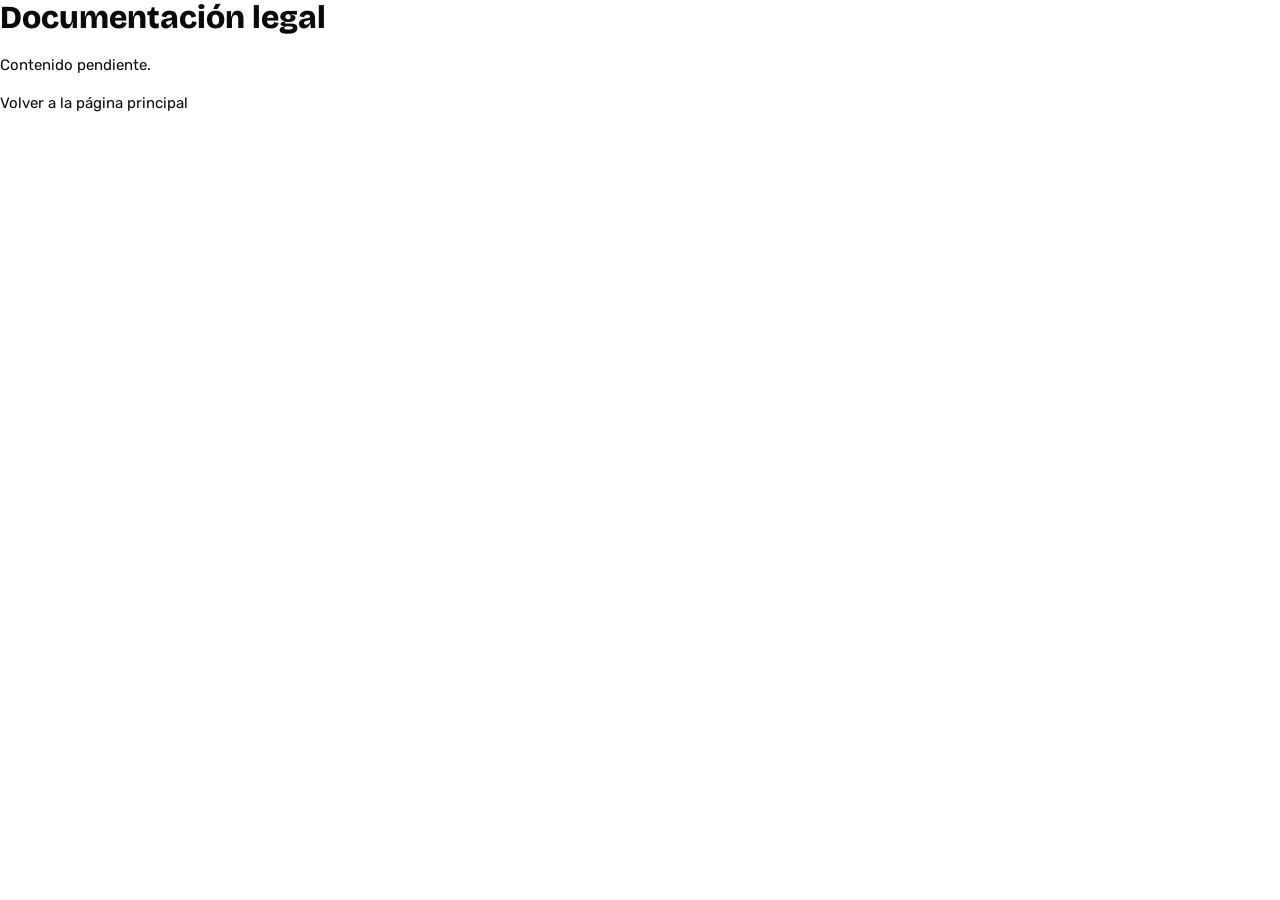
<file: politica-cookies.html>
<!DOCTYPE html>
<html lang="es">
<head>
<meta charset="UTF-8">
<meta name="viewport" content="width=device-width, initial-scale=1.0">
<title>Documentación legal — ZETA</title>
<link href="https://fonts.googleapis.com/css2?family=Bricolage+Grotesque:opsz,wght@12..96,700&family=Rubik:wght@400&display=swap" rel="stylesheet">
<link rel="stylesheet" href="css/styles.css">
</head>
<body>
<main class="legal-placeholder">
  <h1>Documentación legal</h1>
  <p>Contenido pendiente.</p>
  <p><a href="index.html">Volver a la página principal</a></p>
</main>
</body>
</html>
</file>
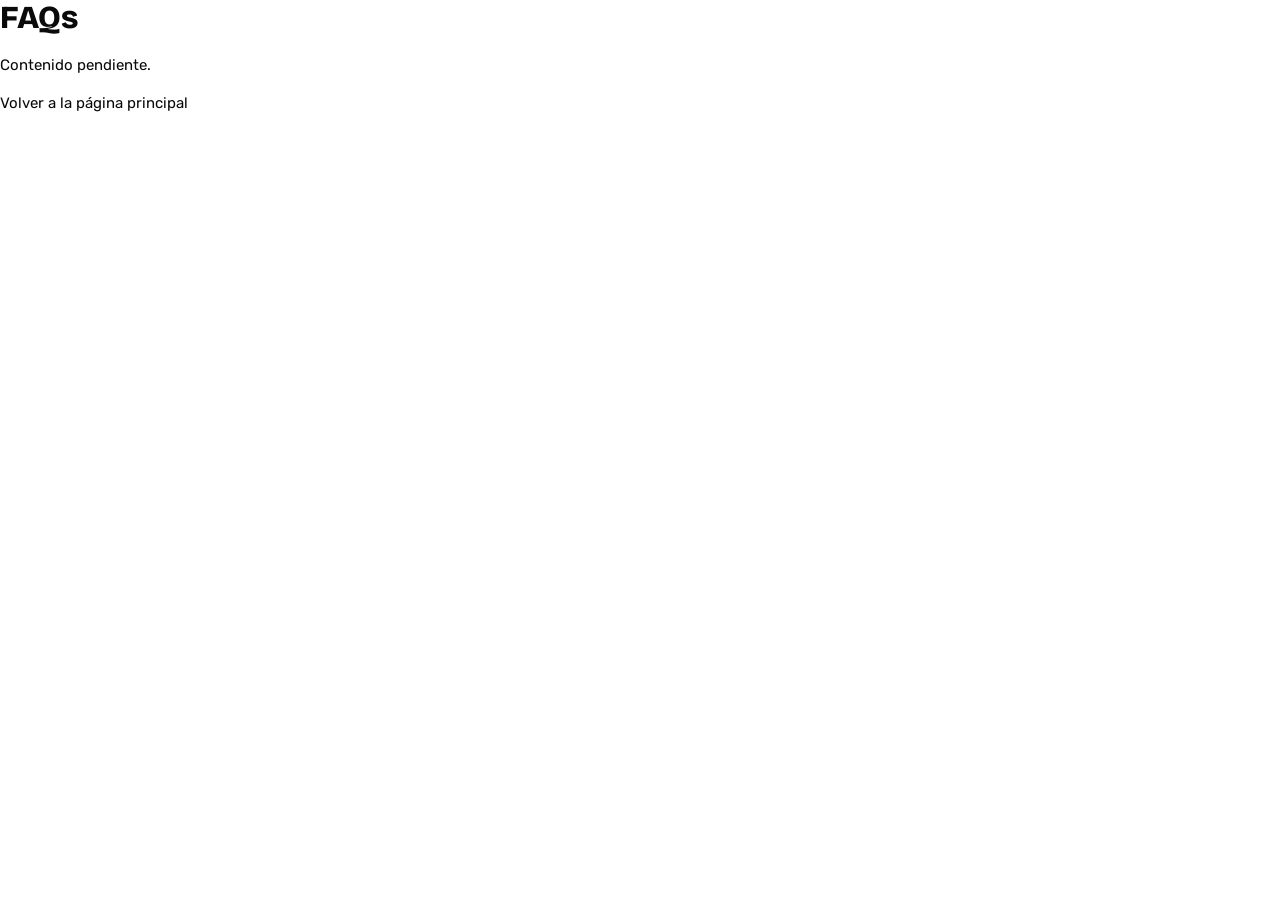
<file: politica-privacidad.html>
<!DOCTYPE html>
<html lang="es">
<head>
<meta charset="UTF-8">
<meta name="viewport" content="width=device-width, initial-scale=1.0">
<title>FAQs — ZETA</title>
<link href="https://fonts.googleapis.com/css2?family=Bricolage+Grotesque:opsz,wght@12..96,700&family=Rubik:wght@400&display=swap" rel="stylesheet">
<link rel="stylesheet" href="css/styles.css">
</head>
<body>
<main class="legal-placeholder">
  <h1>FAQs</h1>
  <p>Contenido pendiente.</p>
  <p><a href="index.html">Volver a la página principal</a></p>
</main>
</body>
</html>
</file>
<file: css/base.css>
/* =======================================================================
   ZETA — base.css
   Reset, variables CSS, tipografías y utilidades globales compartidas
   por todas las secciones. No incluye estilos de ninguna sección
   concreta — esos viven en su propio archivo (nav.css, hero.css, etc.).
   ======================================================================= */

:root {
  --purple: #7B2EFF;
  --lilac: #A855F7;
  --pale: #F3E8FF;
  --black: #0A0A0A;
  --white: #FFFFFF;

  --card-on-white-bg: #F7F5FF;
  --card-on-white-border: rgba(123, 46, 255, 0.12);
  --card-on-dark-bg: rgba(255, 255, 255, 0.04);
  --card-on-dark-border: rgba(255, 255, 255, 0.08);

  --font-heading: 'Bricolage Grotesque', 'Segoe UI', sans-serif;
  --font-subheading: 'Hanken Grotesk', 'Segoe UI', sans-serif;
  --font-body: 'Rubik', 'Segoe UI', sans-serif;

  --nav-height: 72px;
  --container-width: 1200px;
  --radius: 12px;
  --transition: 0.25s ease;
}

/* ============================ RESET ============================ */
*, *::before, *::after { box-sizing: border-box; }

html { scroll-behavior: smooth; }

body {
  margin: 0;
  font-family: var(--font-body);
  font-weight: 400;
  line-height: 1.6;
  color: var(--black);
  background: var(--white);
  -webkit-font-smoothing: antialiased;
}

img { max-width: 100%; display: block; }

h1, h2, h3 {
  font-family: var(--font-heading);
  font-weight: 800;
  margin: 0 0 16px;
  line-height: 1.15;
}

h3 { font-family: var(--font-subheading); font-weight: 500; font-size: 1.25rem; }

p { margin: 0 0 14px; font-size: 15px; }

a { color: inherit; text-decoration: none; }

button { font-family: inherit; cursor: pointer; }

ul { list-style: none; margin: 0; padding: 0; }

/* ============================ UTILIDADES GLOBALES ============================ */
.skip-link {
  position: absolute;
  left: -9999px;
  top: 0;
  background: var(--purple);
  color: var(--white);
  padding: 12px 20px;
  z-index: 2000;
  border-radius: 0 0 8px 0;
}
.skip-link:focus { left: 0; }

.sr-only {
  position: absolute;
  width: 1px;
  height: 1px;
  padding: 0;
  margin: -1px;
  overflow: hidden;
  clip: rect(0, 0, 0, 0);
  white-space: nowrap;
  border-width: 0;
}

:focus-visible {
  outline: 2px solid var(--purple);
  outline-offset: 2px;
}

.eyebrow {
  font-family: var(--font-body);
  font-weight: 500;
  font-size: 13px;
  letter-spacing: 0.04em;
  text-transform: uppercase;
  color: var(--lilac);
  margin: 0 0 12px;
}
.eyebrow-purple { color: var(--purple); }

/* Botones: componente compartido por nav, hero y modales */
.btn {
  display: inline-flex;
  align-items: center;
  justify-content: center;
  gap: 8px;
  border: none;
  border-radius: 999px;
  padding: 14px 30px;
  font-family: var(--font-body);
  font-weight: 500;
  font-size: 15px;
  transition: background var(--transition), transform var(--transition), box-shadow var(--transition);
  white-space: nowrap;
}
.btn-sm { padding: 10px 20px; font-size: 13px; }
.btn-block { width: 100%; }

.btn-primary {
  background: var(--purple);
  color: var(--white);
}
.btn-primary:hover { background: var(--lilac); }

.btn-outline-light {
  background: transparent;
  color: var(--white);
  border: 1px solid rgba(255, 255, 255, 0.25);
}
.btn-outline-light:hover { border-color: var(--purple); color: var(--white); }

.btn-outline-dark {
  background: transparent;
  color: var(--white);
  border: 1px solid rgba(255, 255, 255, 0.25);
}
.btn-outline-dark:hover { border-color: var(--purple); }

/* Animación de entrada usada por todas las secciones */
.fade-up {
  opacity: 0;
  transform: translateY(24px);
  transition: opacity 0.7s ease, transform 0.7s ease;
}
.fade-up.is-visible {
  opacity: 1;
  transform: translateY(0);
}

@media (prefers-reduced-motion: reduce) {
  .fade-up { opacity: 1; transform: none; transition: none; }
  html { scroll-behavior: auto; }
  * { animation-duration: 0.01ms !important; transition-duration: 0.01ms !important; }
}
</file>
<file: css/nav.css>
/* =======================================================================
   ZETA — nav.css
   Barra de navegación fija. Sin menú hamburguesa ni drawer móvil: en
   mobile la nav solo muestra el logo y el CTA "Descárgala gratis".
   ======================================================================= */

.nav {
  position: sticky;
  top: 0;
  z-index: 900;
  height: var(--nav-height);
  background: rgb(10, 10, 10);
  backdrop-filter: blur(12px);
  -webkit-backdrop-filter: blur(12px);
}

.nav-inner {
  max-width: var(--container-width);
  margin: 0 auto;
  height: 100%;
  padding: 0 40px;
  display: flex;
  align-items: center;
  justify-content: space-between;
  gap: 24px;
}

.nav-logo img { height: 40px; width: auto; }

.nav-links {
  display: flex;
  gap: 32px;
}
.nav-links a {
  color: var(--purple);
  font-size: 14px;
  font-weight: 500;
  padding: 8px 0;
  transition: color var(--transition), background var(--transition);
}
.nav-links a:hover {
  color: var(--lilac);
  background: rgba(123, 46, 255, 0.1);
}
.nav-links a.active {
  color: var(--lilac);
}

.nav-actions { display: flex; align-items: center; gap: 12px; }

@media (max-width: 767px) {
  .nav-login { display: none; }

  .nav { height: auto; }

  .nav-inner {
    flex-wrap: wrap;
    row-gap: 8px;
    padding: 12px 20px;
    height: auto;
  }

  .nav-logo { order: 1; }
  .nav-actions { order: 2; }

  .nav-links {
    order: 3;
    flex-basis: 100%;
    width: 100%;
    gap: 8px;
    overflow-x: auto;
    -webkit-overflow-scrolling: touch;
    scrollbar-width: none;
  }
  .nav-links::-webkit-scrollbar { display: none; }

  .nav-links a {
    flex: 0 0 auto;
    white-space: nowrap;
    padding: 6px 14px;
    border: 1px solid rgba(123, 46, 255, 0.35);
    border-radius: 999px;
  }
  .nav-links a.active {
    border-color: var(--purple);
    background: rgba(123, 46, 255, 0.15);
  }
}
</file>
<file: css/hero.css>
/* =======================================================================
   ZETA — hero.css
   Sección hero completa: texto (columna izquierda, fondo #0A0A0A) y
   foto de Pablo tal cual (columna derecha, fondo blanco propio de la
   imagen — sin mix-blend-mode, sin filter, sin overlays), con Ken
   Burns y pill de stat.
   ======================================================================= */

.hero {
  position: relative;
  z-index: 2;
   
  width: 100%;
  min-height: 100vh;
  display: grid;
  align-items: stretch;
  background-color: #0A0A0A;
  overflow: hidden;
}

.hero-content {
  position: relative;
  z-index: 0;
  background-color: #0A0A0A;
  display: flex;
  flex-direction: column;
  justify-content: center;
  align-items: center;
  gap: 20px;
  padding: 120px 48px 80px 64px;
  overflow: hidden;
}

.hero-content > * { position: relative; z-index: 1; }

.hero-content h1 {
  color: var(--white);
  font-size: 64px;
}
.hero-content h1 .accent { color: var(--lilac); }

.hero-subline {
  color: rgba(255, 255, 255, 0.55);
  font-family: var(--font-subheading);
  font-weight: 500;
  font-size: 17px;
}

.hero-ctas { display: flex; gap: 16px; margin: 8px 0 24px; flex-wrap: wrap; }
.hero-ctas .btn {
  box-shadow:
    0 0 20px rgba(10, 10, 10, 0.7),
    0 4px 12px rgba(10, 10, 10, 0.5);
}

.hero-badge {
  display: inline-block;
  font-size: 12px;
  color: rgba(255, 255, 255, 0.4);
  margin: 0;
  background: rgba(10, 10, 10, 0.45);
  backdrop-filter: blur(10px);
  -webkit-backdrop-filter: blur(10px);
  border-radius: 20px;
  padding: 4px 12px;
}

/* Pill eyebrow "By BBVA. Para ti." — componente de un solo uso, vive
   íntegramente aquí (base .pill + el override específico del hero). */
.pill {
  display: inline-block;
  border: 1px solid var(--purple);
  color: var(--lilac);
  border-radius: 999px;
  padding: 6px 16px;
  font-size: 13px;
  font-weight: 500;
  margin: 0 0 20px;
}
.hero .pill {
  background: rgba(10, 10, 10, 0.45);
  backdrop-filter: blur(10px);
  -webkit-backdrop-filter: blur(10px);
  max-width: 20rem;
}

.hero-media-container {
  position: relative;
  width: 100%;
  overflow: hidden;
  background-color: #0A0A0A;
  display: flex;
  justify-content: center;
  padding: 40px 40px 40px 0;
  box-sizing: border-box; 
}
/* Columna de la foto: fondo blanco igual que la imagen (sin contraste
   de bordes), esquina inferior izquierda redondeada para suavizar la
   transición hacia la columna de texto. */
.hero-media {
  position: relative;
  height: 100%;
  overflow: hidden;
  background-color: #FFFFFF;
  display: flex;
  align-items: flex-end;
  justify-content: center;
  border-radius: 32px;  
}

/* Separador visual suave entre el negro del texto y el blanco de la foto */
.hero-media::before {
  content: '';
  position: absolute;
  left: 0;
  top: 0;
  bottom: 0;
  width: 40px;
  z-index: 2;
  pointer-events: none;
}

.hero-img {
  display: block;
  width: 100%;
  height: 100%;
  object-fit: contain;
  object-position: bottom center;
  animation: kenBurns 14s ease-in-out infinite;
  transform-origin: center center;
  will-change: transform;
}

@keyframes kenBurns {
  0% { transform: scale(1) translateX(0px) translateY(0px); }
  33% { transform: scale(1.04) translateX(-8px) translateY(-4px); }
  66% { transform: scale(1.06) translateX(6px) translateY(-6px); }
  100% { transform: scale(1) translateX(0px) translateY(0px); }
}

@media (prefers-reduced-motion: reduce) {
  .hero-img { animation: none; }
}

.hero-stat-pill {
  position: absolute;
  bottom: 80px;
  left: 50%;
  transform: translateX(-50%);
  display: flex;
  flex-direction: column;
  gap: 2px;
  background: rgba(10, 10, 10, 0.7);
  border: 1px solid rgba(123, 46, 255, 0.3);
  backdrop-filter: blur(12px);
  -webkit-backdrop-filter: blur(12px);
  border-radius: var(--radius);
  padding: 12px 18px;
  z-index: 3;
}
.hero-stat-pill strong {
  font-family: var(--font-heading);
  color: var(--white);
  font-size: 20px;
}
.hero-stat-pill span {
  font-size: 12px;
  color: rgba(255, 255, 255, 0.6);
}

@media (max-width: 1024px) {
  .hero-content h1 { font-size: 48px; }
}

@media (max-width: 767px) {
  .hero {
    grid-template-columns: 1fr;
    grid-template-rows: auto auto;
  }
  .hero-content {
    max-width: 100%;
    padding: 100px 24px 32px;
    order: 1;
  }
  .hero-content h1 { font-size: 36px; }
  .hero-media {
    order: 2;
    height: 60vw;
    min-height: 240px;
    border-radius: 0;
  }
  .hero-media::before {
    display: none;
  }
  .hero-img {
    object-fit: contain;
    object-position: center bottom;
  }
  .hero-stat-pill { bottom: 24px; width: calc(100% - 32px); }
}
</file>
<file: css/trust-bar.css>
/* =======================================================================
   ZETA — trust-bar.css
   NOTA: la barra de confianza no forma parte de la versión actual de
   la landing — se eliminó en una iteración anterior porque no era
   legible sobre el hero y su información ("Respaldada por BBVA ·
   Regulada por el Banco de España") ya vive en el badge del hero
   (ver .hero-badge en hero.css).
   Este archivo se mantiene vacío (solo con la clase de referencia) para
   conservar la estructura de 12 módulos solicitada y para que, si en el
   futuro se reincorpora la sección, tenga ya su sitio natural en la
   cascada de estilos. Si se reactiva, sus estilos de fondo/borde
   deberían ir aquí, usando las variables definidas en base.css.
   ======================================================================= */

.trust-bar {
  /* Sin declarar: sección no presente en el DOM actual. */
}
</file>
<file: css/que-es.css>
/* =======================================================================
   ZETA — que-es.css
   Sección "Qué es ZETA" (fondo blanco, imagen izquierda / texto derecha).
   ======================================================================= */

.split-light { background: var(--white); color: var(--black); }
.split-light p:not(.eyebrow) { color: rgba(0, 0, 0, 0.55); }

.split-inner {
  max-width: var(--container-width);
  margin: 0 auto;
  padding: 72px 40px;
  display: grid;
  grid-template-columns: 1fr 1fr;
  gap: 64px;
  align-items: center;
}

.split-media img {
  width: 100%;
  aspect-ratio: 5 / 4;
  object-fit: cover;
  border-radius: var(--radius);
}

.split-statement {
  font-family: var(--font-subheading);
  font-weight: 500;
  font-size: 20px;
  line-height: 1.4;
}

.chip-row { display: flex; flex-wrap: wrap; gap: 12px; margin-top: 8px; }
.chip {
  display: inline-flex;
  align-items: center;
  gap: 6px;
  border: 1px solid var(--purple);
  border-radius: 20px;
  padding: 8px 18px;
  font-size: 14px;
  background: transparent;
  transition: background var(--transition);
}
.chip:hover { background: var(--pale); }

@media (max-width: 1024px) {
  .split-inner { padding: 72px 32px; gap: 40px; }
}

@media (max-width: 767px) {
  .split-inner {
    grid-template-columns: 1fr;
    padding: 56px 24px;
    gap: 32px;
  }
  .split-media img { aspect-ratio: 4 / 3; }
}
</file>
<file: css/porque.css>
/* =======================================================================
   ZETA — porque.css
   Sección "Por qué ZETA" (fondo negro, texto izquierda / imagen derecha).
   ======================================================================= */

.split-dark { background: var(--black); color: var(--white); }
.split-dark h2, .split-dark h3 { color: var(--white); }
.split-dark h3 { color: var(--lilac); }
.split-dark p:not(.eyebrow) { color: rgba(255, 255, 255, 0.6); }

.split-inner {
  max-width: var(--container-width);
  margin: 0 auto;
  padding: 72px 40px;
  display: grid;
  grid-template-columns: 1fr 1fr;
  gap: 64px;
  align-items: center;
}

.split-media img {
  width: 100%;
  aspect-ratio: 5 / 4;
  object-fit: cover;
  border-radius: var(--radius);
}

@media (max-width: 1024px) {
  .split-inner { padding: 72px 32px; gap: 40px; }
}

@media (max-width: 767px) {
  .split-inner {
    grid-template-columns: 1fr;
    padding: 56px 24px;
    gap: 32px;
  }
  .split-media img { aspect-ratio: 4 / 3; }
}
</file>
<file: css/control.css>
/* =======================================================================
   ZETA — control.css
   Sección "Toma el control" (fondo lila pale, imagen izquierda / texto
   derecha). El estilo visual del tooltip de ZETips vive en modales.css
   junto con el resto de componentes de overlay; aquí solo se define el
   estilo del texto disparador ("ZETips") como parte del contenido de
   esta sección.
   ======================================================================= */

.split-pale { background: var(--pale); color: var(--black); }
.split-pale p:not(.eyebrow) { color: rgba(0, 0, 0, 0.6); }
.split-pale .h3-purple { color: var(--purple); }

.split-inner {
  max-width: var(--container-width);
  margin: 0 auto;
  padding: 72px 40px;
  display: grid;
  grid-template-columns: 1fr 1fr;
  gap: 64px;
  align-items: center;
}

.split-media img {
  width: 100%;
  aspect-ratio: 5 / 4;
  object-fit: cover;
  border-radius: var(--radius);
}

.tooltip-trigger {
  position: relative;
  cursor: help;
  text-decoration: underline dotted var(--purple);
  text-underline-offset: 3px;
  color: inherit;
  font-weight: 500;
}

@media (max-width: 1024px) {
  .split-inner { padding: 72px 32px; gap: 40px; }
}

@media (max-width: 767px) {
  .split-inner {
    grid-template-columns: 1fr;
    padding: 56px 24px;
    gap: 32px;
  }
  .split-media img { aspect-ratio: 4 / 3; }
}
</file>
<file: css/simulador.css>
/* =======================================================================
   ZETA — simulador.css
   Sección "Simulador ZETA": tarjeta interactiva con chips de objetivo,
   sliders sincronizados y resultado/ZETip dinámicos.
   ======================================================================= */

.sim-section {
  background: var(--black);
  color: var(--white);
  padding: 96px 40px;
}

.sim-header {
  max-width: 640px;
  margin: 0 auto 56px;
  text-align: center;
}
.sim-header h2 { color: var(--white); }
.sim-header .eyebrow { display: block; }
.sim-subheading { color: var(--lilac); }
.sim-subtext { color: rgba(255, 255, 255, 0.5); }

.sim-body {
  max-width: 720px;
  margin: 0 auto;
  background: var(--card-on-dark-bg);
  border: 1px solid var(--card-on-dark-border);
  border-radius: var(--radius);
  padding: 40px;
}

.sim-step { margin-bottom: 32px; }
.sim-step-label {
  font-family: var(--font-subheading);
  font-weight: 500;
  font-size: 14px;
  color: rgba(255, 255, 255, 0.7);
  margin-bottom: 14px;
}

.chip-select { display: flex; flex-wrap: wrap; gap: 10px; }
.chip-option {
  border: 1px solid rgba(255, 255, 255, 0.15);
  background: transparent;
  color: var(--white);
  border-radius: 999px;
  padding: 10px 18px;
  font-size: 14px;
  transition: background var(--transition), border-color var(--transition), color var(--transition);
}
.chip-option:hover { border-color: var(--purple); }
.chip-option[aria-pressed="true"] {
  background: var(--purple);
  border-color: var(--purple);
  color: var(--white);
}

.sim-slider-row {
  display: flex;
  align-items: center;
  gap: 20px;
}

.sim-slider {
  flex: 1;
  -webkit-appearance: none;
  appearance: none;
  height: 4px;
  border-radius: 2px;
  background: rgba(255, 255, 255, 0.1);
  outline: none;
}
.sim-slider::-webkit-slider-runnable-track {
  height: 4px;
  border-radius: 2px;
  background: rgba(255, 255, 255, 0.1);
}
.sim-slider::-webkit-slider-thumb {
  -webkit-appearance: none;
  appearance: none;
  width: 18px;
  height: 18px;
  border-radius: 50%;
  background: var(--purple);
  border: 3px solid var(--white);
  margin-top: -7px;
  cursor: pointer;
}
.sim-slider::-moz-range-track {
  height: 4px;
  border-radius: 2px;
  background: rgba(255, 255, 255, 0.1);
}
.sim-slider::-moz-range-thumb {
  width: 18px;
  height: 18px;
  border-radius: 50%;
  background: var(--purple);
  border: 3px solid var(--white);
  cursor: pointer;
}
.sim-slider:focus-visible::-webkit-slider-thumb { outline: 2px solid var(--purple); outline-offset: 2px; }

.sim-input-wrapper {
  position: relative;
  flex-shrink: 0;
  width: 130px;
}
.sim-input {
  width: 100%;
  background: transparent;
  border: 1px solid rgba(255, 255, 255, 0.15);
  border-radius: 8px;
  color: var(--white);
  font-family: var(--font-body);
  font-size: 15px;
  padding: 10px 30px 10px 12px;
  text-align: right;
}
.sim-input:focus { border-color: var(--purple); }
.sim-input-symbol {
  position: absolute;
  right: 12px;
  top: 50%;
  transform: translateY(-50%);
  color: rgba(255, 255, 255, 0.5);
  pointer-events: none;
}
.sim-input::-webkit-outer-spin-button,
.sim-input::-webkit-inner-spin-button { -webkit-appearance: none; margin: 0; }

.sim-field-error {
  display: block;
  min-height: 16px;
  margin-top: 8px;
  font-size: 12px;
  color: #ff8a8a;
}

.sim-result {
  border-top: 1px solid rgba(255, 255, 255, 0.1);
  padding-top: 28px;
  margin-top: 8px;
}
.sim-result-text {
  font-family: var(--font-heading);
  font-weight: 800;
  font-size: 22px;
  color: var(--white);
  margin-bottom: 16px;
}

.zetip {
  background: rgba(123, 46, 255, 0.15);
  border: 1px solid rgba(123, 46, 255, 0.3);
  border-radius: var(--radius);
  padding: 16px 20px;
}
.zetip p { color: var(--white); margin: 0; font-size: 14px; }

@media (max-width: 767px) {
  .sim-section { padding: 64px 20px; }
  .sim-body { padding: 24px; }
  .sim-slider-row { flex-wrap: wrap; }
  .sim-slider { flex-basis: 100%; }
  .sim-input-wrapper { width: 100%; }
}
</file>
<file: css/testimoniales.css>
/* =============================================================
   ZETA — testimoniales.css
   ============================================================= */

.testimonials-section {
  background: var(--white);
  padding: 96px 0 0;
  position: relative;
  z-index: 1;
}

.testimonials-header {
  max-width: var(--container-width);
  margin: 0 auto;
  padding: 0 40px 48px;
  text-align: center;
}
.testimonials-header h2 { color: var(--black); }

/* ── Carrusel ─────────────────────────────────────── */
.testimonials-carousel {
  max-width: var(--container-width);
  margin: 0 auto;
  padding: 0 40px 48px;
  overflow: hidden;
}

.testimonials-track {
  position: relative;
}

/* Cada grupo de 3 testimonios */
.testimonials-slide {
  display: grid;
  grid-template-columns: repeat(3, 1fr);
  gap: 24px;
  box-sizing: border-box;

  opacity: 0;
  visibility: hidden;
  position: absolute;
  inset: 0;

  transition:
    opacity 0.8s ease,
    visibility 0.8s ease;
}

/* Grupo visible */
.testimonials-slide.is-active {
  opacity: 1;
  visibility: visible;
  position: relative;
}

/* Para accesibilidad */
.testimonials-slide.is-entering {
  opacity: 0;
}

@media (prefers-reduced-motion: reduce) {
  .testimonials-slide {
    transition: none;
  }
}

/* ── Tarjeta ──────────────────────────────────────── */
.testimonial-card {
  background: var(--card-on-white-bg);
  border: 1px solid var(--card-on-white-border);
  border-radius: var(--radius);
  padding: 32px 28px;
  margin: 0;
  display: flex;
  flex-direction: column;
  gap: 16px;
}

.testimonial-head {
  display: flex;
  align-items: center;
  gap: 10px;
}
.testimoniales-image {
  width: 64px;
  height: 64px;
  flex-shrink: 0;
}
.testimoniales-image img {
  width: 100%;
  height: 100%;
  object-fit: cover;
  border-radius: 50%;
  border: 2px solid #7B2EFF;
  display: block;
}
.star-rating {
  color: var(--lilac);
  font-size: 25px;
  letter-spacing: 2px;
  line-height: 1;
}
.testimonial-card p[itemprop="reviewBody"] {
  font-family: var(--font-heading);
  font-weight: 800;
  font-size: 16px;
  color: var(--black);
  line-height: 1.45;
  flex: 1;
  margin: 0;
}

.testimonial-card footer {
  font-family: var(--font-body);
  font-size: 13px;
  color: rgba(0, 0, 0, 0.55);
  margin-top: auto;
}

/* ── Dots ─────────────────────────────────────────── */
.testimonials-dots {
  display: flex;
  justify-content: center;
  gap: 8px;
  margin-top: 32px;
}

.t-dot {
  width: 10px;
  height: 10px;
  border-radius: 50%;
  border: none;
  background: rgba(123, 46, 255, 0.2);
  cursor: pointer;
  padding: 0;
  transition: background 0.3s, transform 0.2s;
}
.t-dot--active {
  background: #7B2EFF;
  transform: scale(1.3);
}
.t-dot:focus-visible {
  outline: 2px solid #7B2EFF;
  outline-offset: 3px;
}

/* ── Franja beneficios ────────────────────────────── */
.benefits-strip {
  background: rgba(123, 46, 255, 0.07);
  padding: 20px 40px;
  text-align: center;
}
.benefits-strip p {
  margin: 0;
  font-size: 13px;
  color: rgba(0, 0, 0, 0.7);
}

/* ── Responsive ───────────────────────────────────── */
@media (max-width: 1024px) {
  .testimonials-slide {
    grid-template-columns: repeat(2, 1fr);
  }
}

@media (max-width: 767px) {
  .testimonials-carousel {
    padding: 0 24px 40px;
  }
  .testimonials-slide {
    grid-template-columns: 1fr;
    gap: 16px;
  }
  .testimonials-header {
    padding: 0 24px 40px;
  }
}
</file>
<file: css/riesgo.css>
/* =======================================================================
   ZETA — riesgo.css
   Indicador de riesgo del producto (1/6, Orden ECC/2316/2015) y aviso
   del Fondo de Garantía de Depósitos. Caja sobria de dos columnas
   separadas por un divisor, visible en la propia página, antes del
   CTA de apertura de cuenta.
   ======================================================================= */

.risk-indicator-section {
  background: var(--white);
  padding: 56px 40px;
  border-top: 1px solid rgba(10, 10, 10, 0.06);
}

.risk-indicator-inner {
  max-width: var(--container-width);
  margin: 0 auto;
}

.risk-indicator-header {
  text-align: center;
  max-width: 620px;
  margin: 0 auto 24px;
}
.risk-indicator-header h2 {
  color: var(--black);
  font-size: 28px;
}

/* ── Caja del indicador ──────────────────────────────── */
.risk-box {
  display: flex;
  max-width: 900px;
  margin: 0 auto;
  border: 1px solid rgba(10, 10, 10, 0.14);
  border-radius: var(--radius);
  overflow: hidden;
}

.risk-box-score {
  flex: 0 0 240px;
  display: flex;
  flex-direction: column;
  align-items: center;
  justify-content: center;
  text-align: center;
  gap: 8px;
  padding: 20px 24px;
  background: var(--card-on-white-bg);
}

.risk-score-number {
  font-family: var(--font-heading);
  font-weight: 800;
  font-size: 36px;
  color: var(--purple);
  margin: 0;
}

.risk-score-legend {
  font-size: 12px;
  font-weight: 500;
  line-height: 1.55;
  color: rgba(10, 10, 10, 0.7);
  margin: 0;
}

.risk-box-divider {
  width: 1px;
  background: rgba(10, 10, 10, 0.12);
}

.risk-box-fgd {
  flex: 1;
  display: flex;
  align-items: center;
  padding: 20px 36px;
}
.risk-box-fgd p {
  font-size: 14px;
  line-height: 1.7;
  color: var(--black);
  margin: 0;
}

.risk-box-fgd .placeholder {
  background: rgba(245, 158, 11, 0.18);
  border: 1px dashed #A855F7;
  border-radius: 4px;
  padding: 0 4px;
  color: #A855F7;
  font-weight: 500;
}

@media (max-width: 700px) {
  .risk-box { flex-direction: column; }
  .risk-box-score { flex: none; padding: 28px 24px; }
  .risk-box-divider { width: 100%; height: 1px; }
  .risk-box-fgd { padding: 28px 24px; }
}

@media (max-width: 767px) {
  .risk-indicator-section { padding: 64px 24px; }
  .risk-indicator-header h2 { font-size: 24px; }
}
</file>
<file: css/cta-final.css>
/* =======================================================================
   ZETA — cta-final.css
   Sección "¿A qué esperas?" con el QR que enlaza a /download/.
   ======================================================================= */

.cta-final {
  background: var(--purple);
  color: var(--white);
  text-align: center;
  padding: 96px 40px;
}
.cta-final h3 {
  font-family: var(--font-heading);
  font-weight: 800;
  font-size: 40px;
  color: var(--white);
}
.cta-final > p:first-of-type {
  font-family: var(--font-subheading);
  font-weight: 500;
  color: rgba(255, 255, 255, 0.7);
  font-size: 17px;
}

.cta-qr {
  display: inline-flex;
  flex-direction: column;
  align-items: center;
  gap: 8px;
  margin: 40px 0 0;
  transition: transform var(--transition);
}
.cta-qr:hover,
.cta-qr:focus-visible { transform: translateY(-2px); }

.cta-qr-box {
  width: 160px;
  height: 160px;
  padding: 12px;
  background: var(--white);
  color: var(--purple);
  border-radius: var(--radius);
  display: flex;
  align-items: center;
  justify-content: center;
  font-family: var(--font-heading);
  font-weight: 800;
  font-size: 18px;
  box-sizing: border-box;
}
.cta-qr-box img {
  width: 100%;
  height: 100%;
  object-fit: contain;
}

.cta-mobile-btn {
  display: none;
}
.cta-qr-label {
  margin: 8px 0 0;
  font-size: 15px;
  font-weight: 500;
  color: var(--white);
}
.cta-qr-subtext {
  margin: 0;
  font-size: 12px;
  color: rgba(255, 255, 255, 0.65);
}

@media (max-width: 767px) {
  .cta-final { padding: 64px 24px; }
  .cta-final h3 { font-size: 30px; }
  .cta-qr { display: none; }

  .cta-mobile-btn {
    display: inline-flex;
    margin: 40px 0 0;
    background: var(--white);
    color: var(--purple);
  }
  .cta-mobile-btn:hover,
  .cta-mobile-btn:focus-visible {
    background: var(--pale);
  }
}
</file>
<file: css/footer.css>
/* =============================================================
   ZETA — footer.css
   ============================================================= */

.site-footer {
  background: #050505;
  border-top: 1px solid rgba(255,255,255,0.06);
  position: relative;
  z-index: 1;
}

.footer-inner {
  max-width: var(--container-width);
  margin: 0 auto;
  padding: 32px 40px;
  display: flex;
  align-items: center;
  justify-content: space-between;
  flex-wrap: wrap;
  gap: 20px;
}

.footer-logo img { display: block; }

.footer-tagline {
  font-family: var(--font-body);
  font-size: 12px;
  color: rgba(255,255,255,0.22);
  font-style: italic;
  margin: 0;
}

/* Botones de los enlaces legales */
.footer-links {
  display: flex;
  gap: 8px;
  flex-wrap: wrap;
  align-items: center;
}

.footer-expand-btn {
  background: none;
  border: none;
  border-radius: 0;
  color: var(--lilac);
  font-family: var(--font-body);
  font-size: 11px;
  padding: 5px 0;
  cursor: pointer;
  transition: color 0.2s;
  white-space: nowrap;
}
.footer-expand-btn:hover,
.footer-expand-btn[aria-expanded="true"] {
  color: var(--white);
}
.footer-expand-btn:focus-visible {
  outline: 2px solid var(--purple);
  outline-offset: 3px;
}

/* Paneles desplegables */
.footer-panels {
  max-width: var(--container-width);
  margin: 0 auto;
  padding: 0 40px;
}

.footer-panel {
  border-top: 1px solid rgba(255,255,255,0.06);
  overflow: hidden;
  animation: panelOpen 0.35s ease forwards;
}

.footer-panel[hidden] {
  display: none;
}

@keyframes panelOpen {
  from { opacity: 0; transform: translateY(-8px); }
  to   { opacity: 1; transform: translateY(0); }
}

@media (prefers-reduced-motion: reduce) {
  .footer-panel { animation: none; }
}

.footer-panel-inner {
  padding: 32px 0 40px;
  display: grid;
  grid-template-columns: repeat(auto-fill,
    minmax(280px, 1fr));
  gap: 24px 48px;
  position: relative;
}

.footer-panel-close {
  position: absolute;
  top: 24px;
  right: 0;
  background: transparent;
  border: 1px solid rgba(255,255,255,0.12);
  border-radius: 50%;
  color: rgba(255,255,255,0.4);
  font-size: 18px;
  width: 32px;
  height: 32px;
  display: flex;
  align-items: center;
  justify-content: center;
  cursor: pointer;
  transition: color 0.2s, border-color 0.2s;
  line-height: 1;
}
.footer-panel-close:hover {
  color: #fff;
  border-color: rgba(255,255,255,0.4);
}
.footer-panel-close:focus-visible {
  outline: 2px solid #7B2EFF;
  outline-offset: 3px;
}

.footer-panel-inner h3 {
  grid-column: 1 / -1;
  font-family: var(--font-heading);
  font-size: 20px;
  color: var(--white);
  margin: 0 0 8px;
  padding-right: 48px;
}

.footer-panel-inner h4 {
  font-family: var(--font-subheading);
  font-size: 13px;
  font-weight: 500;
  color: var(--lilac);
  margin: 0 0 6px;
}

/* Párrafo introductorio suelto (sin h4 propio): ocupa todo el ancho */
.footer-panel-intro {
  grid-column: 1 / -1;
}

.footer-panel-inner p {
  font-family: var(--font-body);
  font-size: 13px;
  color: rgba(255,255,255,0.78);
  line-height: 1.65;
  margin: 0;
}

/* FAQ: cada item ocupa una celda */
.faq-item {
  display: flex;
  flex-direction: column;
  gap: 6px;
}

/* Línea SEO */
.footer-seo-line {
  text-align: center;
  font-family: var(--font-body);
  font-size: 11px;
  color: rgba(255,255,255,0.12);
  padding: 16px 40px 24px;
  margin: 0;
}

@media (max-width: 767px) {
  .footer-inner {
    flex-direction: column;
    align-items: flex-start;
    padding: 28px 24px;
    gap: 16px;
  }
  .footer-tagline { display: none; }
  .footer-panels { padding: 0 24px; }
  .footer-panel-inner {
    grid-template-columns: 1fr;
  }
  .footer-seo-line { padding: 16px 24px 20px; }
}
</file>
<file: css/modales.css>
/* =======================================================================
   ZETA — modales.css
   Modales de login/registro y tooltip de ZETips (agrupados porque
   comparten patrón de overlay + cierre con ESC/click fuera).
   ======================================================================= */

/* ---------- Tooltip ZETips ---------- */
.tooltip {
  position: absolute;
  left: 50%;
  bottom: calc(100% + 10px);
  transform: translateX(-50%);
  width: max-content;
  max-width: 240px;
  background: var(--purple);
  color: var(--white);
  font-size: 13px;
  font-family: var(--font-body);
  line-height: 1.4;
  padding: 10px 14px;
  border-radius: 8px;
  opacity: 0;
  visibility: hidden;
  pointer-events: none;
  transition: opacity 0.2s ease;
  z-index: 50;
}
.tooltip::after {
  content: '';
  position: absolute;
  top: 100%;
  left: 50%;
  transform: translateX(-50%);
  border: 6px solid transparent;
  border-top-color: var(--purple);
}

.tooltip-trigger:hover + .tooltip,
.tooltip-trigger:focus-visible + .tooltip,
.tooltip.is-visible {
  opacity: 1;
  visibility: visible;
}

.tooltip-overlay {
  position: fixed;
  inset: 0;
  background: rgba(0, 0, 0, 0.6);
  z-index: 1500;
  opacity: 0;
  pointer-events: none;
  transition: opacity var(--transition);
}
.tooltip-overlay.is-visible { opacity: 1; pointer-events: auto; }
.tooltip-overlay[hidden] { display: none; }

@media (max-width: 767px) {
  .tooltip {
    position: fixed;
    left: 50%;
    top: 50%;
    bottom: auto;
    transform: translate(-50%, -50%);
    z-index: 1600;
    max-width: 280px;
    text-align: center;
    font-size: 14px;
    padding: 16px 20px;
  }
  .tooltip::after { display: none; }
}

/* ---------- Modales login / registro ---------- */
.modal-overlay {
  position: fixed;
  inset: 0;
  background: rgba(0, 0, 0, 0.7);
  backdrop-filter: blur(6px);
  -webkit-backdrop-filter: blur(6px);
  display: flex;
  align-items: center;
  justify-content: center;
  z-index: 2000;
  padding: 24px;
}
.modal-overlay[hidden] { display: none; }

.modal {
  background: #111111;
  border: 1px solid var(--purple);
  border-radius: 16px;
  padding: 40px;
  width: 100%;
  max-width: 400px;
  max-height: 90vh;
  overflow-y: auto;
  position: relative;
  color: var(--white);
  animation: modal-in 0.25s ease both;
}
@keyframes modal-in {
  from { opacity: 0; transform: scale(0.96); }
  to { opacity: 1; transform: scale(1); }
}

.modal-close {
  position: absolute;
  top: 16px;
  right: 16px;
  background: transparent;
  border: none;
  color: rgba(255, 255, 255, 0.55);
  font-size: 24px;
  line-height: 1;
  padding: 4px;
}
.modal-close:hover { color: var(--white); }

.modal-logo { margin: 0 auto 20px; opacity: 0.8; }

.modal h3 {
  text-align: center;
  color: var(--white);
  margin-bottom: 24px;
}

.form-field { margin-bottom: 18px; }
.form-field label {
  display: block;
  font-size: 13px;
  font-weight: 500;
  color: rgba(255, 255, 255, 0.7);
  margin-bottom: 6px;
}
.form-field input[type="text"],
.form-field input[type="email"],
.form-field input[type="password"] {
  width: 100%;
  background: rgba(255, 255, 255, 0.05);
  border: 1px solid rgba(255, 255, 255, 0.15);
  border-radius: 8px;
  color: var(--white);
  font-family: var(--font-body);
  font-size: 14px;
  padding: 12px 14px;
}
.form-field input:focus { border-color: var(--purple); }
.form-field input.invalid { border-color: #ff6b6b; }

.field-error {
  display: block;
  min-height: 16px;
  font-size: 11px;
  color: #ff6b6b;
  margin-top: 4px;
}

.password-wrapper { position: relative; }
.password-wrapper input { padding-right: 56px !important; }
.password-toggle {
  position: absolute;
  right: 6px;
  top: 50%;
  transform: translateY(-50%);
  background: transparent;
  border: none;
  color: var(--lilac);
  font-size: 12px;
  padding: 6px 8px;
}

.link-inline {
  background: none;
  border: none;
  padding: 0;
  font-size: 13px;
  color: var(--lilac);
  text-decoration: none;
}
.link-inline:hover { text-decoration: underline; }

.forgot-link { display: block; text-align: right; margin: -8px 0 20px; }

.modal-divider {
  display: flex;
  align-items: center;
  gap: 12px;
  margin: 24px 0 16px;
  color: rgba(255, 255, 255, 0.4);
  font-size: 12px;
}
.modal-divider::before,
.modal-divider::after {
  content: '';
  flex: 1;
  height: 1px;
  background: rgba(255, 255, 255, 0.12);
}

.checkbox-field {
  display: flex;
  align-items: flex-start;
  gap: 10px;
  font-size: 13px;
  color: rgba(255, 255, 255, 0.7);
  margin-bottom: 4px;
}
.checkbox-field input { margin-top: 3px; }

.modal-note {
  font-size: 11px;
  color: rgba(255, 255, 255, 0.4);
  text-align: center;
  margin: 16px 0 0;
}

.modal-switch { display: block; margin: 0 auto; text-align: center; }

@media (max-width: 767px) {
  .modal { padding: 28px; }
}
</file>
<file: css/styles.css>
/* =======================================================================
   ZETA — Landing page
   Sistema de color: ver README.md para la tabla completa por sección.
   ======================================================================= */

:root {
  --purple: #7B2EFF;
  --lilac: #A855F7;
  --pale: #F3E8FF;
  --black: #0A0A0A;
  --white: #FFFFFF;

  --card-on-white-bg: #F7F5FF;
  --card-on-white-border: rgba(123, 46, 255, 0.12);
  --card-on-dark-bg: rgba(255, 255, 255, 0.04);
  --card-on-dark-border: rgba(255, 255, 255, 0.08);

  --font-heading: 'Bricolage Grotesque', 'Segoe UI', sans-serif;
  --font-subheading: 'Hanken Grotesk', 'Segoe UI', sans-serif;
  --font-body: 'Rubik', 'Segoe UI', sans-serif;

  --nav-height: 72px;
  --container-width: 1200px;
  --radius: 12px;
  --transition: 0.25s ease;
}

/* ============================ RESET ============================ */
*, *::before, *::after { box-sizing: border-box; }

html { scroll-behavior: smooth; }

body {
  margin: 0;
  font-family: var(--font-body);
  font-weight: 400;
  line-height: 1.6;
  color: var(--black);
  background: var(--white);
  -webkit-font-smoothing: antialiased;
}

img { max-width: 100%; display: block; }

h1, h2, h3 {
  font-family: var(--font-heading);
  font-weight: 800;
  margin: 0 0 16px;
  line-height: 1.15;
}

h3 { font-family: var(--font-subheading); font-weight: 500; font-size: 1.25rem; }

p { margin: 0 0 14px; font-size: 15px; }

a { color: inherit; text-decoration: none; }

button { font-family: inherit; cursor: pointer; }

ul { list-style: none; margin: 0; padding: 0; }

.skip-link {
  position: absolute;
  left: -9999px;
  top: 0;
  background: var(--purple);
  color: var(--white);
  padding: 12px 20px;
  z-index: 2000;
  border-radius: 0 0 8px 0;
}
.skip-link:focus { left: 0; }

.sr-only {
  position: absolute;
  width: 1px;
  height: 1px;
  padding: 0;
  margin: -1px;
  overflow: hidden;
  clip: rect(0, 0, 0, 0);
  white-space: nowrap;
  border-width: 0;
}

:focus-visible {
  outline: 2px solid var(--purple);
  outline-offset: 2px;
}

/* ============================ LAYOUT HELPERS ============================ */
.split-inner {
  max-width: var(--container-width);
  margin: 0 auto;
  padding: 72px 40px;
  display: grid;
  grid-template-columns: 1fr 1fr;
  gap: 64px;
  align-items: center;
}

.eyebrow {
  font-family: var(--font-body);
  font-weight: 500;
  font-size: 13px;
  letter-spacing: 0.04em;
  text-transform: uppercase;
  color: var(--lilac);
  margin: 0 0 12px;
}
.eyebrow-purple { color: var(--purple); }

.chip-row { display: flex; flex-wrap: wrap; gap: 12px; margin-top: 8px; }
.chip {
  display: inline-flex;
  align-items: center;
  gap: 6px;
  border: 1px solid var(--purple);
  border-radius: 20px;
  padding: 8px 18px;
  font-size: 14px;
  background: transparent;
  transition: background var(--transition);
}
.chip:hover { background: var(--pale); }

/* ============================ BUTTONS ============================ */
.btn {
  display: inline-flex;
  align-items: center;
  justify-content: center;
  gap: 8px;
  border: none;
  border-radius: 999px;
  padding: 14px 30px;
  font-family: var(--font-body);
  font-weight: 500;
  font-size: 15px;
  transition: background var(--transition), transform var(--transition), box-shadow var(--transition);
  white-space: nowrap;
}
.btn-sm { padding: 10px 20px; font-size: 13px; }
.btn-block { width: 100%; }

.btn-primary {
  background: var(--purple);
  color: var(--white);
}
.btn-primary:hover { background: var(--lilac); }

.btn-outline-light {
  background: transparent;
  color: var(--white);
  border: 1px solid rgba(255, 255, 255, 0.25);
}
.btn-outline-light:hover { border-color: var(--purple); color: var(--white); }

.btn-outline-dark {
  background: transparent;
  color: var(--white);
  border: 1px solid rgba(255, 255, 255, 0.25);
}
.btn-outline-dark:hover { border-color: var(--purple); }

.pill {
  display: inline-block;
  border: 1px solid var(--purple);
  color: var(--lilac);
  border-radius: 999px;
  padding: 6px 16px;
  font-size: 13px;
  font-weight: 500;
  margin: 0 0 20px;
}

.link-inline {
  background: none;
  border: none;
  padding: 0;
  font-size: 13px;
  color: var(--lilac);
  text-decoration: none;
}
.link-inline:hover { text-decoration: underline; }

/* ============================ FADE-UP ANIMATION ============================ */
.fade-up {
  opacity: 0;
  transform: translateY(24px);
  transition: opacity 0.7s ease, transform 0.7s ease;
}
.fade-up.is-visible {
  opacity: 1;
  transform: translateY(0);
}

@media (prefers-reduced-motion: reduce) {
  .fade-up { opacity: 1; transform: none; transition: none; }
  html { scroll-behavior: auto; }
  * { animation-duration: 0.01ms !important; transition-duration: 0.01ms !important; }
}

/* ============================ NAV ============================ */
.nav {
  position: sticky;
  top: 0;
  z-index: 900;
  height: var(--nav-height);
  background: rgba(10, 10, 10, 0.85);
  backdrop-filter: blur(12px);
  -webkit-backdrop-filter: blur(12px);
  border-bottom: 1px solid rgba(255, 255, 255, 0.08);
}

.nav-inner {
  max-width: var(--container-width);
  margin: 0 auto;
  height: 100%;
  padding: 0 40px;
  display: flex;
  align-items: center;
  justify-content: space-between;
  gap: 24px;
}

.nav-logo img { height: 40px; width: auto; }

.nav-links {
  display: flex;
  gap: 32px;
}
.nav-links a {
  color: rgba(255, 255, 255, 0.55);
  font-size: 14px;
  font-weight: 500;
  padding: 8px 0;
  transition: color var(--transition);
}
.nav-links a:hover,
.nav-links a.active {
  color: var(--lilac);
}

.nav-actions { display: flex; align-items: center; gap: 12px; }

.hamburger {
  display: none;
  flex-direction: column;
  justify-content: center;
  gap: 5px;
  width: 36px;
  height: 36px;
  background: transparent;
  border: none;
  padding: 0;
}
.hamburger span {
  display: block;
  width: 22px;
  height: 2px;
  background: var(--white);
  transition: transform var(--transition), opacity var(--transition);
}
.hamburger[aria-expanded="true"] span:nth-child(1) { transform: translateY(7px) rotate(45deg); }
.hamburger[aria-expanded="true"] span:nth-child(2) { opacity: 0; }
.hamburger[aria-expanded="true"] span:nth-child(3) { transform: translateY(-7px) rotate(-45deg); }

.mobile-drawer {
  position: fixed;
  top: 0;
  right: 0;
  bottom: 0;
  width: min(320px, 85vw);
  background: var(--black);
  border-left: 1px solid rgba(255, 255, 255, 0.08);
  z-index: 1001;
  padding: 96px 32px 32px;
  transform: translateX(100%);
  transition: transform 0.35s ease;
}
.mobile-drawer.is-open { transform: translateX(0); }
.mobile-drawer nav { display: flex; flex-direction: column; gap: 24px; }
.mobile-drawer a { color: var(--white); font-size: 16px; }
.mobile-drawer .btn { margin-top: 8px; }

.drawer-overlay {
  position: fixed;
  inset: 0;
  background: rgba(0, 0, 0, 0.6);
  z-index: 1000;
  opacity: 0;
  pointer-events: none;
  transition: opacity var(--transition);
}
.drawer-overlay.is-open { opacity: 1; pointer-events: auto; }

/* ============================ HERO ============================ */
.hero {
  position: relative;
  width: 100%;
  min-height: 100vh;
  display: grid;
  grid-template-columns: 1fr 1fr;
  align-items: stretch;
  background-color: var(--black);
}

.hero-content {
  position: relative;
  z-index: 2;
  display: flex;
  flex-direction: column;
  justify-content: center;
  max-width: 620px;
  padding: 96px 40px 96px 64px;
  overflow: hidden;
}

.hero-content > * { position: relative; z-index: 1; }

.hero-content h1 {
  color: var(--white);
  font-size: 64px;
  text-shadow:
    0 0 40px rgba(10, 10, 10, 0.95),
    0 0 80px rgba(10, 10, 10, 0.7),
    0 2px 6px rgba(10, 10, 10, 0.9);
}
.hero-content h1 .accent { color: var(--lilac); }

.hero-subline {
  color: rgba(255, 255, 255, 0.55);
  font-family: var(--font-subheading);
  font-weight: 500;
  font-size: 17px;
  max-width: 480px;
  text-shadow:
    0 0 40px rgba(10, 10, 10, 0.95),
    0 0 80px rgba(10, 10, 10, 0.7),
    0 2px 6px rgba(10, 10, 10, 0.9);
}

.hero-ctas { display: flex; gap: 16px; margin: 8px 0 24px; flex-wrap: wrap; }
.hero-ctas .btn {
  box-shadow:
    0 0 20px rgba(10, 10, 10, 0.7),
    0 4px 12px rgba(10, 10, 10, 0.5);
}

.hero-badge {
  display: inline-block;
  font-size: 12px;
  color: rgba(255, 255, 255, 0.4);
  margin: 0;
  background: rgba(10, 10, 10, 0.45);
  backdrop-filter: blur(10px);
  -webkit-backdrop-filter: blur(10px);
  border-radius: 20px;
  padding: 4px 12px;
  text-shadow:
    0 0 40px rgba(10, 10, 10, 0.95),
    0 0 80px rgba(10, 10, 10, 0.7),
    0 2px 6px rgba(10, 10, 10, 0.9);
}

.hero .pill {
  background: rgba(10, 10, 10, 0.45);
  backdrop-filter: blur(10px);
  -webkit-backdrop-filter: blur(10px);
  text-shadow:
    0 0 40px rgba(10, 10, 10, 0.95),
    0 0 80px rgba(10, 10, 10, 0.7),
    0 2px 6px rgba(10, 10, 10, 0.9);
}

.hero-media {
  position: relative;
  height: 100%;
  overflow: hidden;
  background-color: #0A0A0A;
  isolation: isolate;
}

.hero-img {
  width: 100%;
  height: 100%;
  object-fit: contain;
  object-position: bottom center;
  display: block;
  mix-blend-mode: multiply;
  filter: contrast(1.1) brightness(0.92);
  animation: kenBurns 14s ease-in-out infinite;
  transform-origin: center center;
  will-change: transform;
}

@keyframes kenBurns {
  0% { transform: scale(1) translateX(0px) translateY(0px); }
  33% { transform: scale(1.04) translateX(-8px) translateY(-4px); }
  66% { transform: scale(1.06) translateX(6px) translateY(-6px); }
  100% { transform: scale(1) translateX(0px) translateY(0px); }
}

@media (prefers-reduced-motion: reduce) {
  .hero-img { animation: none; }
}

.hero-stat-pill {
  position: absolute;
  bottom: 80px;
  left: 50%;
  transform: translateX(-50%);
  display: flex;
  flex-direction: column;
  gap: 2px;
  background: rgba(10, 10, 10, 0.7);
  border: 1px solid rgba(123, 46, 255, 0.3);
  backdrop-filter: blur(12px);
  -webkit-backdrop-filter: blur(12px);
  border-radius: var(--radius);
  padding: 12px 18px;
  z-index: 3;
}
.hero-stat-pill strong {
  font-family: var(--font-heading);
  color: var(--white);
  font-size: 20px;
}
.hero-stat-pill span {
  font-size: 12px;
  color: rgba(255, 255, 255, 0.6);
}

/* ============================ SPLIT SECTIONS ============================ */
.split-light { background: var(--white); color: var(--black); }
.split-dark { background: var(--black); color: var(--white); }
.split-pale { background: var(--pale); color: var(--black); }

.split-light p:not(.eyebrow) { color: rgba(0, 0, 0, 0.55); }
.split-dark h2, .split-dark h3 { color: var(--white); }
.split-dark h3 { color: var(--lilac); }
.split-dark p:not(.eyebrow) { color: rgba(255, 255, 255, 0.6); }
.split-pale p:not(.eyebrow) { color: rgba(0, 0, 0, 0.6); }
.split-pale .h3-purple { color: var(--purple); }

.split-media img {
  width: 100%;
  aspect-ratio: 5 / 4;
  object-fit: cover;
  border-radius: var(--radius);
}

.split-statement {
  font-family: var(--font-subheading);
  font-weight: 500;
  font-size: 20px;
  line-height: 1.4;
}

/* ============================ TOOLTIP (ZETips) ============================ */
.tooltip-trigger {
  position: relative;
  cursor: help;
  text-decoration: underline dotted var(--purple);
  text-underline-offset: 3px;
  color: inherit;
  font-weight: 500;
}

.tooltip {
  position: absolute;
  left: 50%;
  bottom: calc(100% + 10px);
  transform: translateX(-50%);
  width: max-content;
  max-width: 240px;
  background: var(--purple);
  color: var(--white);
  font-size: 13px;
  font-family: var(--font-body);
  line-height: 1.4;
  padding: 10px 14px;
  border-radius: 8px;
  opacity: 0;
  visibility: hidden;
  pointer-events: none;
  transition: opacity 0.2s ease;
  z-index: 50;
}
.tooltip::after {
  content: '';
  position: absolute;
  top: 100%;
  left: 50%;
  transform: translateX(-50%);
  border: 6px solid transparent;
  border-top-color: var(--purple);
}

.tooltip-trigger:hover + .tooltip,
.tooltip-trigger:focus-visible + .tooltip,
.tooltip.is-visible {
  opacity: 1;
  visibility: visible;
}

.tooltip-overlay {
  position: fixed;
  inset: 0;
  background: rgba(0, 0, 0, 0.6);
  z-index: 1500;
  opacity: 0;
  pointer-events: none;
  transition: opacity var(--transition);
}
.tooltip-overlay.is-visible { opacity: 1; pointer-events: auto; }
.tooltip-overlay[hidden] { display: none; }

@media (max-width: 767px) {
  .tooltip {
    position: fixed;
    left: 50%;
    top: 50%;
    bottom: auto;
    transform: translate(-50%, -50%);
    z-index: 1600;
    max-width: 280px;
    text-align: center;
    font-size: 14px;
    padding: 16px 20px;
  }
  .tooltip::after { display: none; }
}

/* ============================ SIMULATOR ============================ */
.sim-section {
  background: var(--black);
  color: var(--white);
  padding: 96px 40px;
}

.sim-header {
  max-width: 640px;
  margin: 0 auto 56px;
  text-align: center;
}
.sim-header h2 { color: var(--white); }
.sim-header .eyebrow { display: block; }
.sim-subheading { color: var(--lilac); }
.sim-subtext { color: rgba(255, 255, 255, 0.5); }

.sim-body {
  max-width: 720px;
  margin: 0 auto;
  background: var(--card-on-dark-bg);
  border: 1px solid var(--card-on-dark-border);
  border-radius: var(--radius);
  padding: 40px;
}

.sim-step { margin-bottom: 32px; }
.sim-step-label {
  font-family: var(--font-subheading);
  font-weight: 500;
  font-size: 14px;
  color: rgba(255, 255, 255, 0.7);
  margin-bottom: 14px;
}

.chip-select { display: flex; flex-wrap: wrap; gap: 10px; }
.chip-option {
  border: 1px solid rgba(255, 255, 255, 0.15);
  background: transparent;
  color: var(--white);
  border-radius: 999px;
  padding: 10px 18px;
  font-size: 14px;
  transition: background var(--transition), border-color var(--transition), color var(--transition);
}
.chip-option:hover { border-color: var(--purple); }
.chip-option[aria-pressed="true"] {
  background: var(--purple);
  border-color: var(--purple);
  color: var(--white);
}

.sim-slider-row {
  display: flex;
  align-items: center;
  gap: 20px;
}

.sim-slider {
  flex: 1;
  -webkit-appearance: none;
  appearance: none;
  height: 4px;
  border-radius: 2px;
  background: rgba(255, 255, 255, 0.1);
  outline: none;
}
.sim-slider::-webkit-slider-runnable-track {
  height: 4px;
  border-radius: 2px;
  background: rgba(255, 255, 255, 0.1);
}
.sim-slider::-webkit-slider-thumb {
  -webkit-appearance: none;
  appearance: none;
  width: 18px;
  height: 18px;
  border-radius: 50%;
  background: var(--purple);
  border: 3px solid var(--white);
  margin-top: -7px;
  cursor: pointer;
}
.sim-slider::-moz-range-track {
  height: 4px;
  border-radius: 2px;
  background: rgba(255, 255, 255, 0.1);
}
.sim-slider::-moz-range-thumb {
  width: 18px;
  height: 18px;
  border-radius: 50%;
  background: var(--purple);
  border: 3px solid var(--white);
  cursor: pointer;
}
.sim-slider:focus-visible::-webkit-slider-thumb { outline: 2px solid var(--purple); outline-offset: 2px; }

.sim-input-wrapper {
  position: relative;
  flex-shrink: 0;
  width: 130px;
}
.sim-input {
  width: 100%;
  background: transparent;
  border: 1px solid rgba(255, 255, 255, 0.15);
  border-radius: 8px;
  color: var(--white);
  font-family: var(--font-body);
  font-size: 15px;
  padding: 10px 30px 10px 12px;
  text-align: right;
}
.sim-input:focus { border-color: var(--purple); }
.sim-input-symbol {
  position: absolute;
  right: 12px;
  top: 50%;
  transform: translateY(-50%);
  color: rgba(255, 255, 255, 0.5);
  pointer-events: none;
}
.sim-input::-webkit-outer-spin-button,
.sim-input::-webkit-inner-spin-button { -webkit-appearance: none; margin: 0; }

.sim-field-error {
  display: block;
  min-height: 16px;
  margin-top: 8px;
  font-size: 12px;
  color: #ff8a8a;
}

.sim-result {
  border-top: 1px solid rgba(255, 255, 255, 0.1);
  padding-top: 28px;
  margin-top: 8px;
}
.sim-result-text {
  font-family: var(--font-heading);
  font-weight: 800;
  font-size: 22px;
  color: var(--white);
  margin-bottom: 16px;
}

.zetip {
  background: rgba(123, 46, 255, 0.15);
  border: 1px solid rgba(123, 46, 255, 0.3);
  border-radius: var(--radius);
  padding: 16px 20px;
}
.zetip p { color: var(--white); margin: 0; font-size: 14px; }

/* ============================ TESTIMONIALS ============================ */
.testimonials-section { background: var(--white); padding: 96px 0 0; }

.testimonials-header {
  max-width: var(--container-width);
  margin: 0 auto;
  padding: 0 40px 48px;
  text-align: center;
}
.testimonials-header h2 { color: var(--black); }

.testimonials-grid {
  max-width: var(--container-width);
  margin: 0 auto;
  padding: 0 40px 80px;
  display: grid;
  grid-template-columns: repeat(3, 1fr);
  gap: 24px;
}

.testimonial-card {
  background: var(--card-on-white-bg);
  border: 1px solid var(--card-on-white-border);
  border-radius: var(--radius);
  padding: 32px 28px;
  margin: 0;
}
.quote-mark {
  font-family: var(--font-heading);
  font-size: 48px;
  color: var(--lilac);
  line-height: 1;
  display: block;
  margin-bottom: 8px;
}
.testimonial-card p {
  font-family: var(--font-heading);
  font-weight: 800;
  font-size: 17px;
  color: var(--black);
  line-height: 1.4;
}
.testimonial-card footer {
  font-family: var(--font-body);
  font-size: 13px;
  color: rgba(0, 0, 0, 0.55);
}

.benefits-strip {
  background: rgba(123, 46, 255, 0.07);
  padding: 20px 40px;
  text-align: center;
}
.benefits-strip p {
  margin: 0;
  font-size: 13px;
  color: rgba(0, 0, 0, 0.7);
}

/* ============================ CTA FINAL ============================ */
.cta-final {
  background: var(--purple);
  color: var(--white);
  text-align: center;
  padding: 96px 40px;
}
.cta-final h3 {
  font-family: var(--font-heading);
  font-weight: 800;
  font-size: 40px;
  color: var(--white);
}
.cta-final > p:first-of-type {
  font-family: var(--font-subheading);
  font-weight: 500;
  color: rgba(255, 255, 255, 0.7);
  font-size: 17px;
}

.cta-qr {
  display: inline-flex;
  flex-direction: column;
  align-items: center;
  gap: 8px;
  margin: 40px 0 0;
  transition: transform var(--transition);
}
.cta-qr:hover,
.cta-qr:focus-visible { transform: translateY(-2px); }

.cta-qr-box {
  width: 160px;
  height: 160px;
  padding: 12px;
  background: var(--white);
  color: var(--purple);
  border-radius: var(--radius);
  display: flex;
  align-items: center;
  justify-content: center;
  font-family: var(--font-heading);
  font-weight: 800;
  font-size: 18px;
  box-sizing: border-box;
}
.cta-qr-label {
  margin: 8px 0 0;
  font-size: 15px;
  font-weight: 500;
  color: var(--white);
}
.cta-qr-subtext {
  margin: 0;
  font-size: 12px;
  color: rgba(255, 255, 255, 0.65);
}

/* ============================ FOOTER ============================ */
.site-footer { background: #050505; padding: 40px 0; }
.footer-inner {
  max-width: var(--container-width);
  margin: 0 auto;
  padding: 0 40px;
  display: grid;
  grid-template-columns: 1fr 2fr 1fr;
  align-items: center;
  gap: 24px;
}
.footer-logo img { opacity: 0.5; }
.footer-tagline {
  margin: 0;
  text-align: center;
  font-style: italic;
  font-size: 13px;
  color: rgba(255, 255, 255, 0.5);
}
.footer-links {
  display: flex;
  justify-content: flex-end;
  gap: 20px;
}
.footer-links a {
  font-size: 13px;
  color: rgba(255, 255, 255, 0.25);
  transition: color var(--transition);
}
.footer-links a:hover { color: var(--lilac); }

.footer-seo-line {
  max-width: var(--container-width);
  margin: 24px auto 0;
  padding: 16px 40px 0;
  border-top: 1px solid rgba(255, 255, 255, 0.06);
  text-align: center;
  font-family: var(--font-body);
  font-size: 11px;
  color: rgba(255, 255, 255, 0.2);
}

/* ============================ MODALS ============================ */
.modal-overlay {
  position: fixed;
  inset: 0;
  background: rgba(0, 0, 0, 0.7);
  backdrop-filter: blur(6px);
  -webkit-backdrop-filter: blur(6px);
  display: flex;
  align-items: center;
  justify-content: center;
  z-index: 2000;
  padding: 24px;
}
.modal-overlay[hidden] { display: none; }

.modal {
  background: #111111;
  border: 1px solid var(--purple);
  border-radius: 16px;
  padding: 40px;
  width: 100%;
  max-width: 400px;
  max-height: 90vh;
  overflow-y: auto;
  position: relative;
  color: var(--white);
  animation: modal-in 0.25s ease both;
}
@keyframes modal-in {
  from { opacity: 0; transform: scale(0.96); }
  to { opacity: 1; transform: scale(1); }
}

.modal-close {
  position: absolute;
  top: 16px;
  right: 16px;
  background: transparent;
  border: none;
  color: rgba(255, 255, 255, 0.55);
  font-size: 24px;
  line-height: 1;
  padding: 4px;
}
.modal-close:hover { color: var(--white); }

.modal-logo { margin: 0 auto 20px; opacity: 0.8; }

.modal h3 {
  text-align: center;
  color: var(--white);
  margin-bottom: 24px;
}

.form-field { margin-bottom: 18px; }
.form-field label {
  display: block;
  font-size: 13px;
  font-weight: 500;
  color: rgba(255, 255, 255, 0.7);
  margin-bottom: 6px;
}
.form-field input[type="text"],
.form-field input[type="email"],
.form-field input[type="password"] {
  width: 100%;
  background: rgba(255, 255, 255, 0.05);
  border: 1px solid rgba(255, 255, 255, 0.15);
  border-radius: 8px;
  color: var(--white);
  font-family: var(--font-body);
  font-size: 14px;
  padding: 12px 14px;
}
.form-field input:focus { border-color: var(--purple); }
.form-field input.invalid { border-color: #ff6b6b; }

.field-error {
  display: block;
  min-height: 16px;
  font-size: 11px;
  color: #ff6b6b;
  margin-top: 4px;
}

.password-wrapper { position: relative; }
.password-wrapper input { padding-right: 56px !important; }
.password-toggle {
  position: absolute;
  right: 6px;
  top: 50%;
  transform: translateY(-50%);
  background: transparent;
  border: none;
  color: var(--lilac);
  font-size: 12px;
  padding: 6px 8px;
}

.forgot-link { display: block; text-align: right; margin: -8px 0 20px; }

.modal-divider {
  display: flex;
  align-items: center;
  gap: 12px;
  margin: 24px 0 16px;
  color: rgba(255, 255, 255, 0.4);
  font-size: 12px;
}
.modal-divider::before,
.modal-divider::after {
  content: '';
  flex: 1;
  height: 1px;
  background: rgba(255, 255, 255, 0.12);
}

.checkbox-field {
  display: flex;
  align-items: flex-start;
  gap: 10px;
  font-size: 13px;
  color: rgba(255, 255, 255, 0.7);
  margin-bottom: 4px;
}
.checkbox-field input { margin-top: 3px; }

.modal-note {
  font-size: 11px;
  color: rgba(255, 255, 255, 0.4);
  text-align: center;
  margin: 16px 0 0;
}

.modal-switch { display: block; margin: 0 auto; text-align: center; }

/* ============================ RESPONSIVE ============================ */
@media (max-width: 1024px) {
  .hero-content h1 { font-size: 48px; }
  .split-inner { padding: 72px 32px; gap: 40px; }
  .testimonials-grid { grid-template-columns: 1fr 1fr; }
}

@media (max-width: 767px) {
  .nav-links, .nav-actions .btn { display: none; }
  .hamburger { display: flex; }

  .hero {
    display: block;
    position: relative;
  }
  .hero::before {
    content: '';
    position: absolute;
    inset: 0;
    background-image: url('../assets/pablo.png');
    background-size: contain;
    background-position: bottom center;
    background-repeat: no-repeat;
    mix-blend-mode: multiply;
    z-index: 0;
  }
  .hero-media { display: none; }
  .hero-content {
    max-width: 100%;
    padding: 120px 24px 140px;
    min-height: 100vh;
    justify-content: flex-start;
  }
  .hero-content h1 { font-size: 36px; }
  .hero-stat-pill { bottom: 24px; width: calc(100% - 32px); }

  .split-inner {
    grid-template-columns: 1fr;
    padding: 56px 24px;
    gap: 32px;
  }
  .split-media img { aspect-ratio: 4 / 3; }

  .sim-section { padding: 64px 20px; }
  .sim-body { padding: 24px; }
  .sim-slider-row { flex-wrap: wrap; }
  .sim-slider { flex-basis: 100%; }
  .sim-input-wrapper { width: 100%; }

  .testimonials-grid { grid-template-columns: 1fr; padding: 0 24px 56px; }
  .testimonials-header { padding: 0 24px 40px; }

  .cta-final { padding: 64px 24px; }
  .cta-final h3 { font-size: 30px; }

  .footer-inner {
    grid-template-columns: 1fr;
    text-align: center;
    gap: 16px;
  }
  .footer-logo { justify-self: center; }
  .footer-links { justify-content: center; }

  .modal { padding: 28px; }
}
</file>
